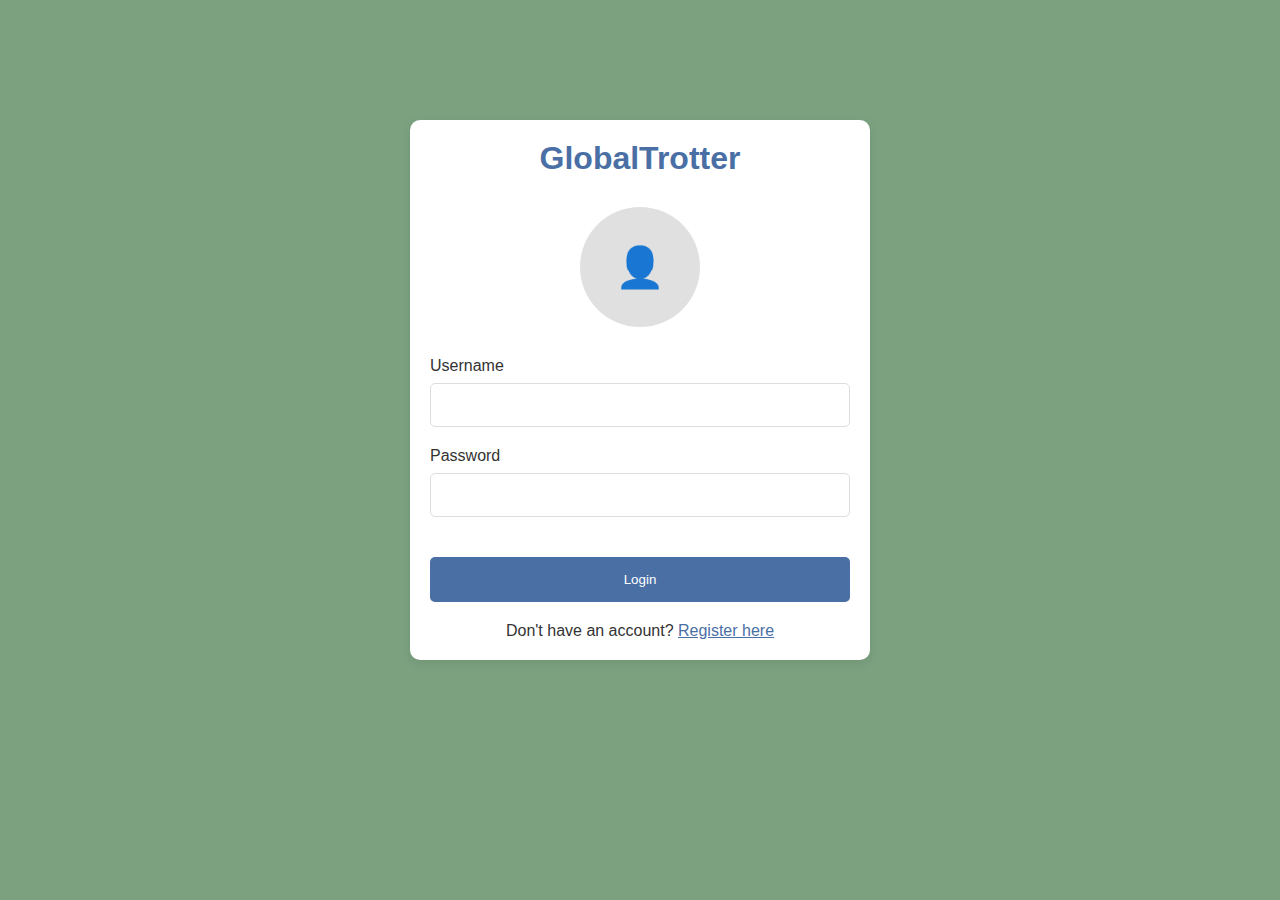
<file: global trotter/index.html>
<html >
<head>
    <title>GlobalTrotter - Login</title>

    <link rel="stylesheet" href="CSS/styles.css">

    <style>

        body.logged-out .nav-links {
            display: none !important;
        }

        body.logged-out .nav-container {
            display: flex;
            justify-content: center;
            align-items: center;
        }

        body.logged-in .nav-container {
            justify-content: space-between;
        }

        body.logged-in .nav-links {
            display: flex;
            gap: 20px;
        }

        .nav-links li {
            list-style: none;
        }

        .nav-links a {
            text-decoration: none;
            color: inherit;
        }

        .modal {
            position: fixed;
            inset: 0;
            background-color: rgba(0,0,0,0.5);
            display: none;
            align-items: center;
            justify-content: center;
            z-index: 1000;
        }

        .text-center {
            text-align: center;
        }
    </style>
</head>

<body class="logged-out">


<div class="container" style="max-width: 500px; margin-top: 100px;">
    <div class="card">

        <h1 class="text-center" style="margin-bottom: 30px; color: var(--primary-color);">
            GlobalTrotter
        </h1>

        <div style="text-align: center; margin-bottom: 30px;">
            <div style="width: 120px; height: 120px; border-radius: 50%;
                        background-color: #e0e0e0; margin: 0 auto 20px;
                        display: flex; align-items: center;
                        justify-content: center; font-size: 40px; color: #999;">
                👤
            </div>
        </div>

        <form id="loginForm">
            <div class="form-group">
                <label class="form-label">Username</label>
                <input type="text" class="form-control" required>
            </div>

            <div class="form-group">
                <label class="form-label">Password</label>
                <input type="password" class="form-control" required>
            </div>

            <button type="submit" class="btn btn-primary"
                    style="width: 100%; padding: 15px; margin-top: 20px;">
                Login
            </button>
        </form>

        <div style="text-align: center; margin-top: 20px;">
            <p>
                Don't have an account?
                <a href="#" id="registerLink" style="color: var(--primary-color);">
                    Register here
                </a>
            </p>
        </div>

    </div>
</div>

<div id="registerModal" class="modal">
    <div class="modal-content card" style="max-width: 600px;">

        <h2>Register New User</h2>

        <form id="registerForm">
            <div class="grid-2">
                <div class="form-group">
                    <label class="form-label">First Name</label>
                    <input type="text" id="firstName" class="form-control" required>
                </div>
                <div class="form-group">
                    <label class="form-label">Last Name</label>
                    <input type="text" id="lastName" class="form-control" required>
                </div>
            </div>

            <div class="form-group">
                <label class="form-label">Email Address</label>
                <input type="email" id="email" class="form-control" required>
            </div>

            <div class="form-group">
                <label class="form-label">Phone Number</label>
                <input type="tel" class="form-control" required>
            </div>

            <div class="grid-2">
                <div class="form-group">
                    <label class="form-label">City</label>
                    <input type="text" class="form-control" required>
                </div>
                <div class="form-group">
                    <label class="form-label">Country</label>
                    <input type="text" class="form-control" required>
                </div>
            </div>

            <div class="form-group">
                <label class="form-label">Additional Information</label>
                <textarea class="form-control" rows="3"></textarea>
            </div>

            <div style="display: flex; gap: 10px; margin-top: 20px;">
                <button type="submit" class="btn btn-success" style="flex: 1;">
                    Register User
                </button>
                <button type="button" id="cancelRegister" class="btn btn-secondary">
                    Cancel
                </button>
            </div>
        </form>

    </div>
</div>

<script>
    document.addEventListener("DOMContentLoaded", function () {
        const isLoggedIn = localStorage.getItem("isLoggedIn");

        if (isLoggedIn === "true") {
            document.body.classList.remove("logged-out");
            document.body.classList.add("logged-in");
        } else {
            document.body.classList.add("logged-out");
        }
    });

    document.getElementById("loginForm").addEventListener("submit", function (e) {
        e.preventDefault();
        localStorage.setItem("isLoggedIn", "true");
        localStorage.setItem("userId", "1"); // Dummy user ID
        window.location.href = "dashboard.html";
    });

    document.getElementById("registerLink").addEventListener("click", function () {
        document.getElementById("registerModal").style.display = "flex";
    });

    document.getElementById("cancelRegister").addEventListener("click", function () {
        document.getElementById("registerModal").style.display = "none";
    });

    document.getElementById("registerForm").addEventListener("submit", function (e) {
        e.preventDefault();
        
        const formData = new FormData();
        formData.append('name', document.getElementById('firstName').value + ' ' + document.getElementById('lastName').value);
        formData.append('email', document.getElementById('email').value);
        formData.append('password', 'password'); // Dummy password
        
        fetch('http://localhost:8000/register', {
            method: 'POST',
            body: formData
        })
        .then(response => response.json())
        .then(data => {
            console.log(data);
            alert("Registration successful!");
            document.getElementById("registerModal").style.display = "none";
        })
        .catch(error => {
            console.error('Error:', error);
            alert("Registration failed!");
        });
    });
</script>

</body>
</html>
</file>
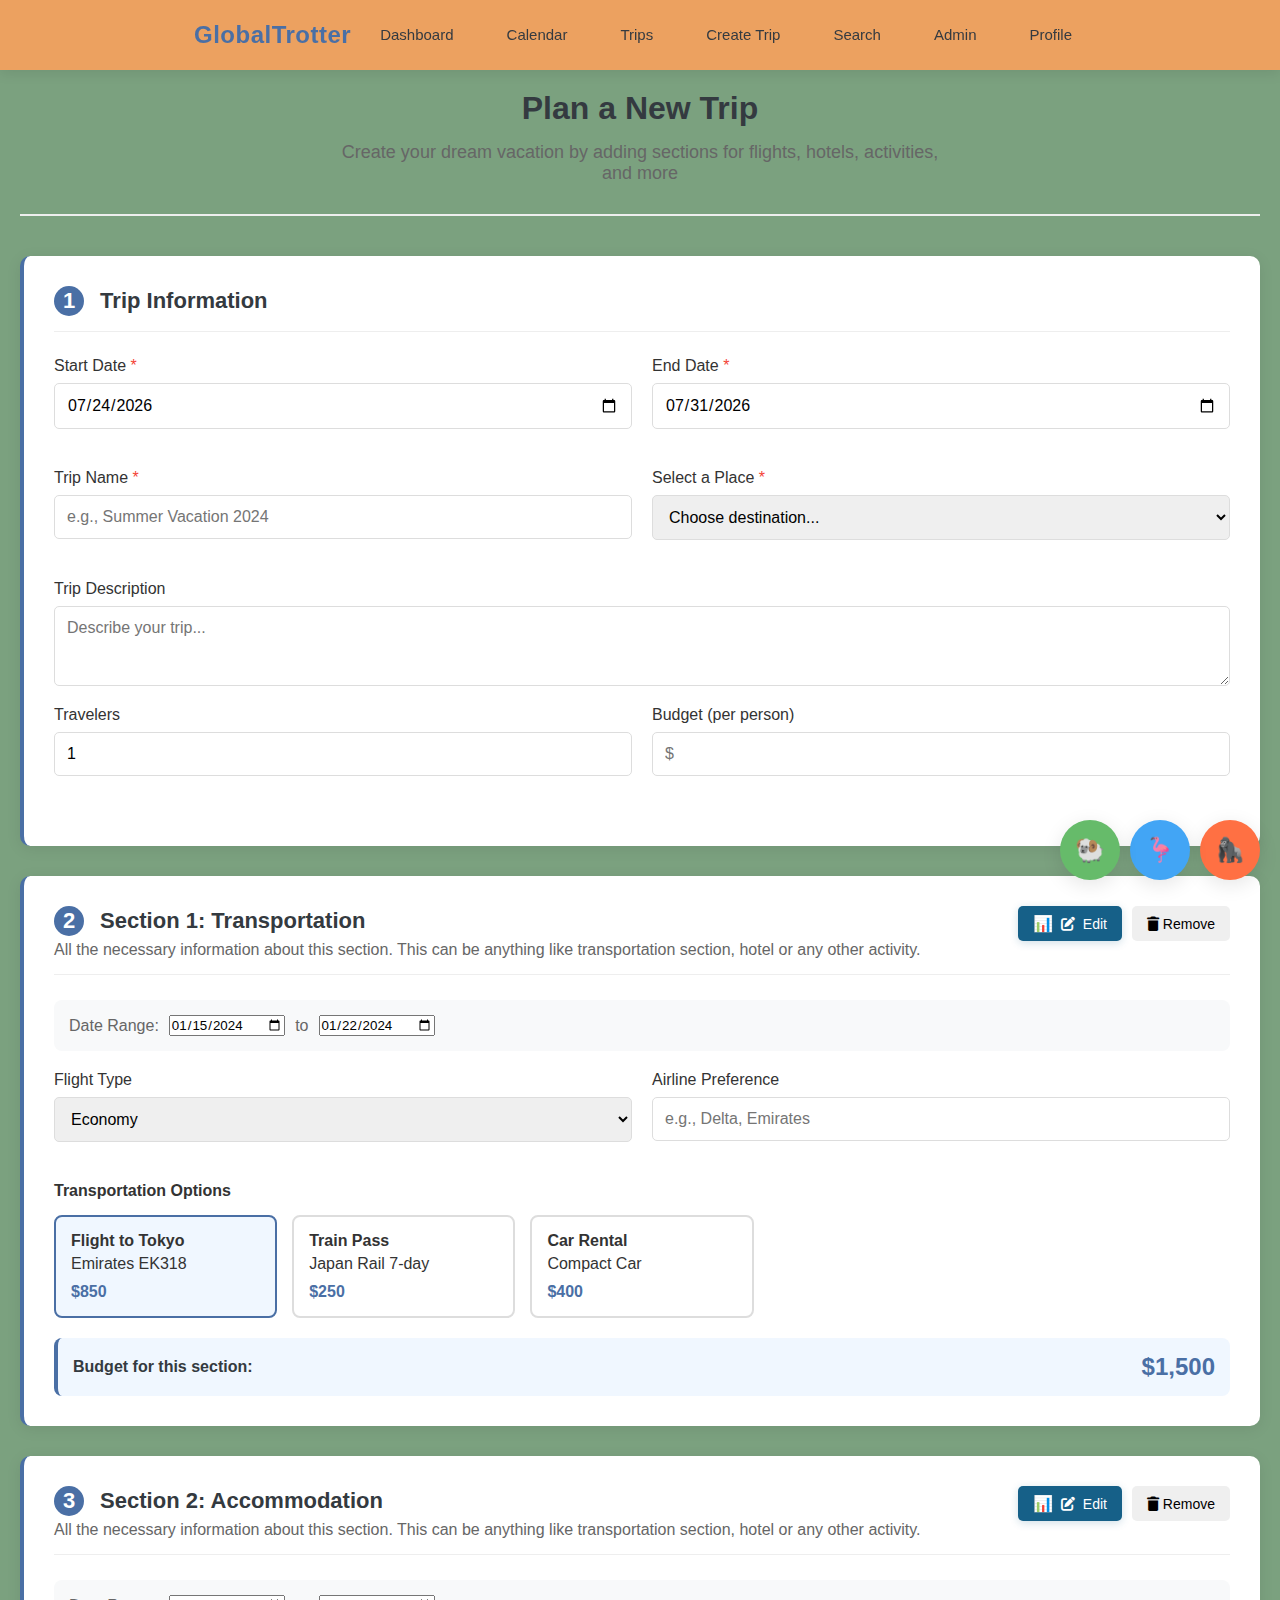
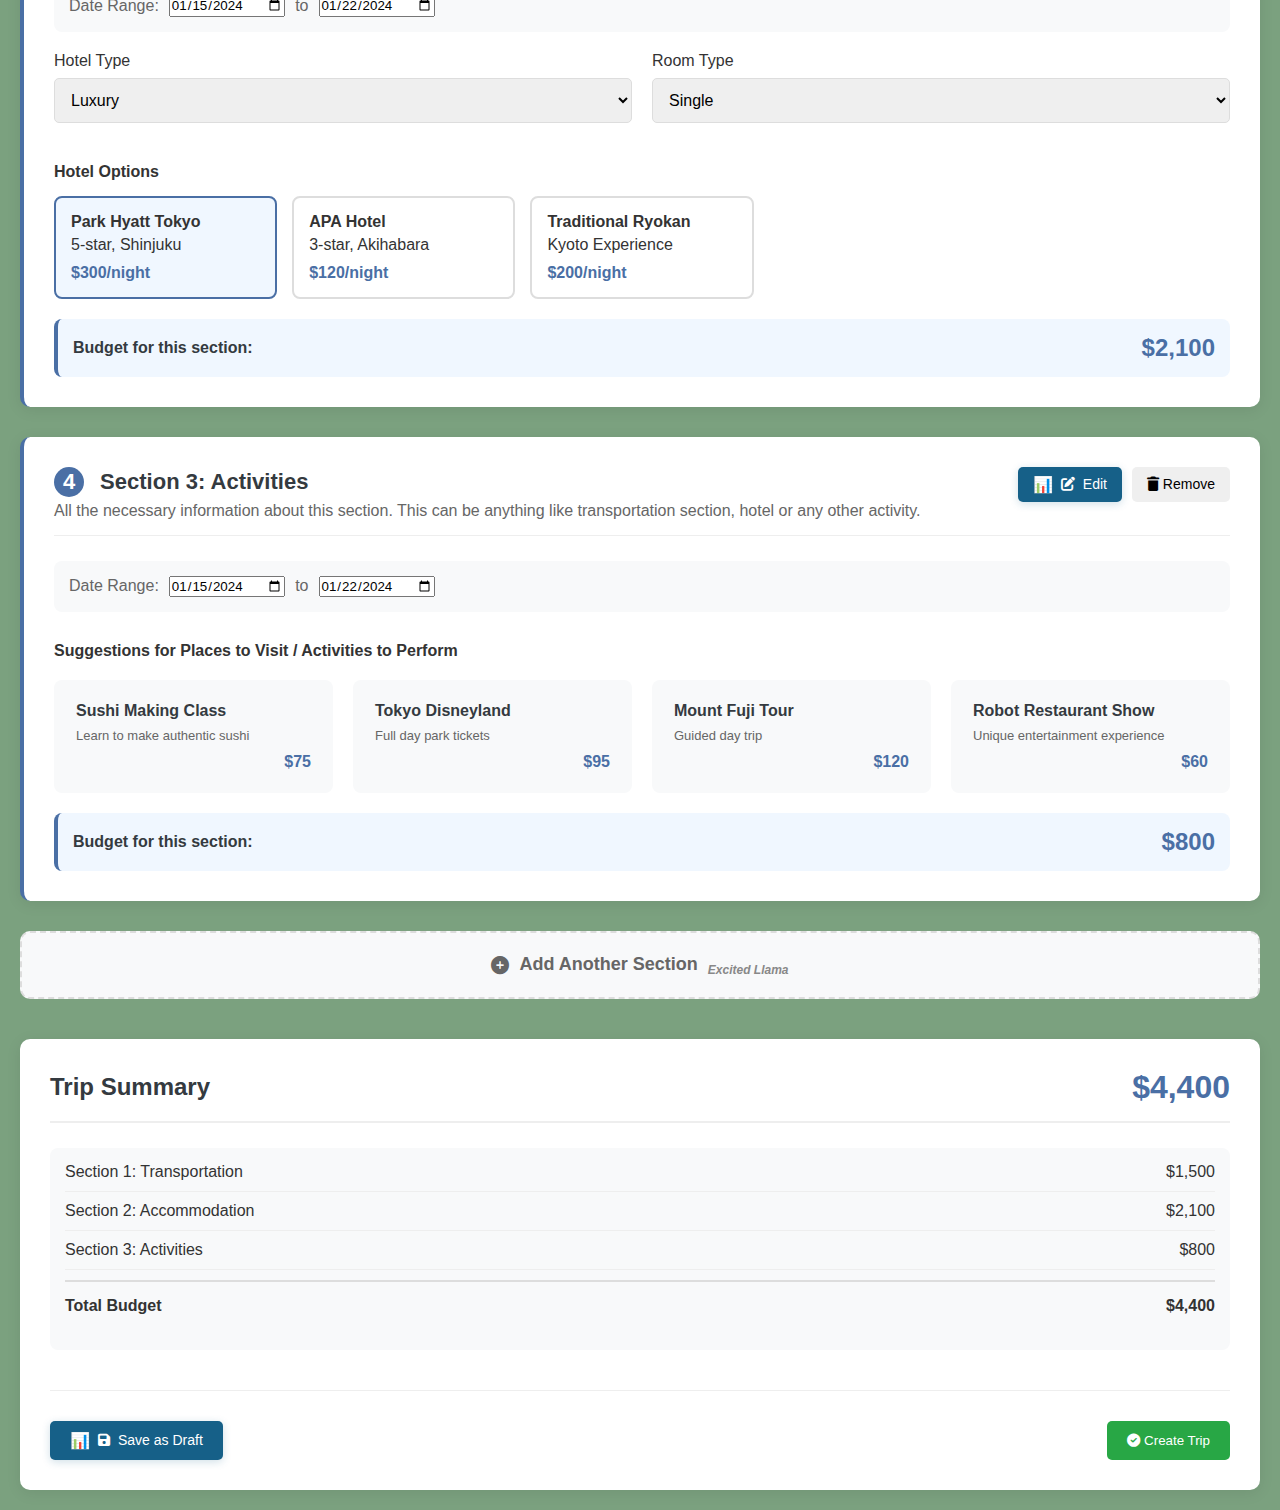
<file: global trotter/create-trip.html>
<html>
<head>
    <link rel="stylesheet" href="CSS/styles.css">
    <link rel="stylesheet" href="https://cdnjs.cloudflare.com/ajax/libs/font-awesome/6.0.0/css/all.min.css">
    <style>
        .trip-header {
            text-align: center;
            margin-bottom: 40px;
            padding-bottom: 30px;
            border-bottom: 2px solid #eee;
        }
        
        .trip-title {
            font-size: 32px;
            color: var(--dark-color);
            font-weight: 600;
            margin-bottom: 15px;
        }
        
        .trip-subtitle {
            color: #666;
            font-size: 18px;
            max-width: 600px;
            margin: 0 auto;
        }
        
        .trip-section {
            background: white;
            border-radius: 10px;
            padding: 30px;
            margin-bottom: 30px;
            box-shadow: 0 3px 15px rgba(0,0,0,0.08);
            border-left: 4px solid var(--primary-color);
        }
        
        .section-header {
            display: flex;
            justify-content: space-between;
            align-items: flex-start;
            margin-bottom: 25px;
            padding-bottom: 15px;
            border-bottom: 1px solid #eee;
        }
        
        .section-title {
            font-size: 22px;
            font-weight: 600;
            color: var(--dark-color);
        }
        
        .section-number {
            display: inline-flex;
            align-items: center;
            justify-content: center;
            width: 30px;
            height: 30px;
            background: var(--primary-color);
            color: white;
            border-radius: 50%;
            margin-right: 10px;
            font-weight: 600;
        }
        
        .section-controls {
            display: flex;
            gap: 10px;
        }
        
        .section-controls button {
            padding: 8px 15px;
            font-size: 14px;
        }
        
        .form-row {
            display: grid;
            grid-template-columns: repeat(2, 1fr);
            gap: 20px;
            margin-bottom: 20px;
        }
        
        .form-group-full {
            grid-column: span 2;
        }
        
        .date-range {
            display: flex;
            align-items: center;
            gap: 10px;
            margin-bottom: 20px;
            padding: 15px;
            background: #f8f9fa;
            border-radius: 8px;
        }
        
        .date-range span {
            color: #666;
        }
        
        .budget-display {
            display: flex;
            align-items: center;
            justify-content: space-between;
            margin-top: 20px;
            padding: 15px;
            background: #f0f7ff;
            border-radius: 8px;
            border-left: 4px solid var(--primary-color);
        }
        
        .budget-label {
            font-weight: 600;
            color: var(--dark-color);
        }
        
        .budget-amount {
            font-size: 24px;
            font-weight: 700;
            color: var(--primary-color);
        }
        
        .activity-suggestions {
            margin-top: 30px;
        }
        
        .suggestions-grid {
            display: grid;
            grid-template-columns: repeat(auto-fill, minmax(250px, 1fr));
            gap: 20px;
            margin-top: 20px;
        }
        
        .suggestion-card {
            background: #f8f9fa;
            border-radius: 8px;
            padding: 20px;
            cursor: pointer;
            transition: all 0.3s;
            border: 2px solid transparent;
        }
        
        .suggestion-card:hover {
            background: #e3f2fd;
            transform: translateY(-3px);
            border-color: var(--primary-color);
        }
        
        .suggestion-title {
            font-weight: 600;
            margin-bottom: 8px;
            color: var(--dark-color);
        }
        
        .suggestion-desc {
            font-size: 13px;
            color: #666;
            margin-bottom: 10px;
        }
        
        .suggestion-price {
            font-weight: 600;
            color: var(--primary-color);
            text-align: right;
        }
        
        .add-section-btn {
            display: flex;
            align-items: center;
            justify-content: center;
            gap: 10px;
            padding: 20px;
            background: #f8f9fa;
            border: 2px dashed #ddd;
            border-radius: 10px;
            color: #666;
            font-size: 18px;
            font-weight: 600;
            cursor: pointer;
            transition: all 0.3s;
            margin-top: 20px;
        }
        
        .add-section-btn:hover {
            background: #e3f2fd;
            border-color: var(--primary-color);
            color: var(--primary-color);
        }
        
        .trip-summary {
            background: white;
            border-radius: 10px;
            padding: 30px;
            box-shadow: 0 3px 15px rgba(0,0,0,0.08);
            margin-top: 40px;
        }
        
        .summary-header {
            display: flex;
            justify-content: space-between;
            align-items: center;
            margin-bottom: 25px;
            padding-bottom: 15px;
            border-bottom: 2px solid #eee;
        }
        
        .summary-title {
            font-size: 24px;
            font-weight: 600;
            color: var(--dark-color);
        }
        
        .total-budget {
            font-size: 32px;
            font-weight: 700;
            color: var(--primary-color);
        }
        
        .summary-section {
            margin-bottom: 20px;
            padding: 15px;
            background: #f8f9fa;
            border-radius: 8px;
        }
        
        .summary-row {
            display: flex;
            justify-content: space-between;
            margin-bottom: 10px;
            padding-bottom: 10px;
            border-bottom: 1px solid #eee;
        }
        
        .summary-row:last-child {
            border-bottom: none;
        }
        
        .animal-name {
            font-style: italic;
            color: #888;
            font-size: 12px;
            margin-top: 10px;
            text-align: right;
        }
        
        .action-buttons {
            display: flex;
            justify-content: space-between;
            margin-top: 40px;
            padding-top: 30px;
            border-top: 1px solid #eee;
        }
        
        .required::after {
            content: " *";
            color: #f44336;
        }
        
        .hotel-options, .transport-options, .activity-options {
            display: grid;
            grid-template-columns: repeat(auto-fill, minmax(200px, 1fr));
            gap: 15px;
            margin-top: 15px;
        }
        
        .option-card {
            padding: 15px;
            border: 2px solid #ddd;
            border-radius: 8px;
            cursor: pointer;
            transition: all 0.3s;
        }
        
        .option-card.selected {
            border-color: var(--primary-color);
            background: #f0f7ff;
        }
        
        .option-card:hover {
            border-color: var(--primary-color);
        }
        
        .option-title {
            font-weight: 600;
            margin-bottom: 5px;
        }
        
        .option-price {
            color: var(--primary-color);
            font-weight: 600;
            margin-top: 10px;
        }
        
        .character-animal {
            position: fixed;
            bottom: 20px;
            right: 20px;
            background: white;
            border-radius: 50%;
            width: 60px;
            height: 60px;
            display: flex;
            align-items: center;
            justify-content: center;
            box-shadow: 0 5px 20px rgba(0,0,0,0.1);
            font-size: 24px;
            z-index: 100;
        }
        
        .character-animal:hover::after {
            content: attr(data-name);
            position: absolute;
            bottom: 70px;
            right: 0;
            background: var(--dark-color);
            color: white;
            padding: 5px 10px;
            border-radius: 5px;
            font-size: 12px;
            white-space: nowrap;
        }
        
        .character-passionate-gorilla { background: #ff7043; color: white; }
        .character-ornate-crane { background: #42a5f5; color: white; }
        .character-adorable-ram { background: #66bb6a; color: white; }
        .character-excited-llama { background: #ffca28; color: white; }
        
        @media (max-width: 768px) {
            .form-row {
                grid-template-columns: 1fr;
            }
            
            .form-group-full {
                grid-column: span 1;
            }
            
            .section-header {
                flex-direction: column;
                gap: 15px;
            }
            
            .action-buttons {
                flex-direction: column;
                gap: 15px;
            }
        }
    </style>
</head>
<body>
   <nav class="navbar">
    <div class="nav-container">

        <div class="nav-logo">
            <a href="dashboard.html">GlobalTrotter</a>
        </div>

        <ul class="nav-links">
            <li><a href="dashboard.html">Dashboard</a></li>
            <li><a href="calendar.html">Calendar</a></li>
            <li><a href="trip-list.html">Trips</a></li>
            <li><a href="create-trip.html">Create Trip</a></li>
            <li><a href="search.html">Search</a></li>
            <li><a href="admin.html">Admin</a></li>
            <li><a href="user-profile.html">Profile</a></li>
        </ul>

    </div>
</nav>

    <div class="container">
        <div class="trip-header">
            <h1 class="trip-title">Plan a New Trip</h1>
            <p class="trip-subtitle">Create your dream vacation by adding sections for flights, hotels, activities, and more</p>
        </div>

        <div class="trip-section">
            <div class="section-header">
                <div>
                    <h3 class="section-title">
                        <span class="section-number">1</span>
                        Trip Information
                    </h3>
                </div>
            </div>
            
            <form id="tripBasicForm">
                <div class="form-row">
                    <div class="form-group">
                        <label class="form-label required">Start Date</label>
                        <input type="date" class="form-control" id="startDate" required>
                    </div>
                    <div class="form-group">
                        <label class="form-label required">End Date</label>
                        <input type="date" class="form-control" id="endDate" required>
                    </div>
                </div>
                
                <div class="form-row">
                    <div class="form-group">
                        <label class="form-label required">Trip Name</label>
                        <input type="text" class="form-control" id="tripName" placeholder="e.g., Summer Vacation 2024" required>
                    </div>
                    <div class="form-group">
                        <label class="form-label required">Select a Place</label>
                        <select class="form-control" id="destination" required>
                            <option value="">Choose destination...</option>
                            <option value="paris">Paris, France</option>
                            <option value="tokyo">Tokyo, Japan</option>
                            <option value="nyc">New York, USA</option>
                            <option value="bali">Bali, Indonesia</option>
                            <option value="london">London, UK</option>
                        </select>
                    </div>
                </div>
                
                <div class="form-group form-group-full">
                    <label class="form-label">Trip Description</label>
                    <textarea class="form-control" id="tripDescription" rows="3" placeholder="Describe your trip..."></textarea>
                </div>
                
                <div class="form-row">
                    <div class="form-group">
                        <label class="form-label">Travelers</label>
                        <input type="number" class="form-control" id="travelers" min="1" value="1">
                    </div>
                    <div class="form-group">
                        <label class="form-label">Budget (per person)</label>
                        <input type="number" class="form-control" id="budgetPerPerson" placeholder="$">
                    </div>
                </div>
            </form>
        </div>

        <div class="trip-section" id="section1">
            <div class="section-header">
                <div>
                    <h3 class="section-title">
                        <span class="section-number">2</span>
                        Section 1: Transportation
                    </h3>
                    <p style="color: #666; margin-top: 5px;">
                        All the necessary information about this section. This can be anything like transportation section, hotel or any other activity.
                    </p>
                </div>
                <div class="section-controls">
                    <button class="btn btn-secondary">
                        <i class="fas fa-edit"></i> Edit
                    </button>
                    <button class="btn btn-danger" onclick="removeSection(1)">
                        <i class="fas fa-trash"></i> Remove
                    </button>
                </div>
            </div>
            
            <div class="date-range">
                <span>Date Range:</span>
                <input type="date" value="2024-01-15">
                <span>to</span>
                <input type="date" value="2024-01-22">
            </div>
            
            <div class="form-row">
                <div class="form-group">
                    <label class="form-label">Flight Type</label>
                    <select class="form-control">
                        <option>Economy</option>
                        <option>Business</option>
                        <option>First Class</option>
                    </select>
                </div>
                <div class="form-group">
                    <label class="form-label">Airline Preference</label>
                    <input type="text" class="form-control" placeholder="e.g., Delta, Emirates">
                </div>
            </div>
            
            <h4 style="margin: 20px 0 15px 0;">Transportation Options</h4>
            <div class="transport-options">
                <div class="option-card selected">
                    <div class="option-title">Flight to Tokyo</div>
                    <div>Emirates EK318</div>
                    <div class="option-price">$850</div>
                </div>
                <div class="option-card">
                    <div class="option-title">Train Pass</div>
                    <div>Japan Rail 7-day</div>
                    <div class="option-price">$250</div>
                </div>
                <div class="option-card">
                    <div class="option-title">Car Rental</div>
                    <div>Compact Car</div>
                    <div class="option-price">$400</div>
                </div>
            </div>
            
            <div class="budget-display">
                <span class="budget-label">Budget for this section:</span>
                <span class="budget-amount">$1,500</span>
            </div>
        </div>

        <div class="trip-section" id="section2">
            <div class="section-header">
                <div>
                    <h3 class="section-title">
                        <span class="section-number">3</span>
                        Section 2: Accommodation
                    </h3>
                    <p style="color: #666; margin-top: 5px;">
                        All the necessary information about this section. This can be anything like transportation section, hotel or any other activity.
                    </p>
                </div>
                <div class="section-controls">
                    <button class="btn btn-secondary">
                        <i class="fas fa-edit"></i> Edit
                    </button>
                    <button class="btn btn-danger" onclick="removeSection(2)">
                        <i class="fas fa-trash"></i> Remove
                    </button>
                </div>
            </div>
            
            <div class="date-range">
                <span>Date Range:</span>
                <input type="date" value="2024-01-15">
                <span>to</span>
                <input type="date" value="2024-01-22">
            </div>
            
            <div class="form-row">
                <div class="form-group">
                    <label class="form-label">Hotel Type</label>
                    <select class="form-control">
                        <option>Luxury</option>
                        <option>Boutique</option>
                        <option>Budget</option>
                        <option>Hostel</option>
                    </select>
                </div>
                <div class="form-group">
                    <label class="form-label">Room Type</label>
                    <select class="form-control">
                        <option>Single</option>
                        <option>Double</option>
                        <option>Suite</option>
                    </select>
                </div>
            </div>
            
            <h4 style="margin: 20px 0 15px 0;">Hotel Options</h4>
            <div class="hotel-options">
                <div class="option-card selected">
                    <div class="option-title">Park Hyatt Tokyo</div>
                    <div>5-star, Shinjuku</div>
                    <div class="option-price">$300/night</div>
                </div>
                <div class="option-card">
                    <div class="option-title">APA Hotel</div>
                    <div>3-star, Akihabara</div>
                    <div class="option-price">$120/night</div>
                </div>
                <div class="option-card">
                    <div class="option-title">Traditional Ryokan</div>
                    <div>Kyoto Experience</div>
                    <div class="option-price">$200/night</div>
                </div>
            </div>
            
            <div class="budget-display">
                <span class="budget-label">Budget for this section:</span>
                <span class="budget-amount">$2,100</span>
            </div>
        </div>

        <div class="trip-section" id="section3">
            <div class="section-header">
                <div>
                    <h3 class="section-title">
                        <span class="section-number">4</span>
                        Section 3: Activities
                    </h3>
                    <p style="color: #666; margin-top: 5px;">
                        All the necessary information about this section. This can be anything like transportation section, hotel or any other activity.
                    </p>
                </div>
                <div class="section-controls">
                    <button class="btn btn-secondary">
                        <i class="fas fa-edit"></i> Edit
                    </button>
                    <button class="btn btn-danger" onclick="removeSection(3)">
                        <i class="fas fa-trash"></i> Remove
                    </button>
                </div>
            </div>
            
            <div class="date-range">
                <span>Date Range:</span>
                <input type="date" value="2024-01-15">
                <span>to</span>
                <input type="date" value="2024-01-22">
            </div>
            
            <div class="activity-suggestions">
                <h4>Suggestions for Places to Visit / Activities to Perform</h4>
                <div class="suggestions-grid">
                    <div class="suggestion-card" onclick="selectActivity(1)">
                        <div class="suggestion-title">Sushi Making Class</div>
                        <div class="suggestion-desc">Learn to make authentic sushi</div>
                        <div class="suggestion-price">$75</div>
                    </div>
                    <div class="suggestion-card" onclick="selectActivity(2)">
                        <div class="suggestion-title">Tokyo Disneyland</div>
                        <div class="suggestion-desc">Full day park tickets</div>
                        <div class="suggestion-price">$95</div>
                    </div>
                    <div class="suggestion-card" onclick="selectActivity(3)">
                        <div class="suggestion-title">Mount Fuji Tour</div>
                        <div class="suggestion-desc">Guided day trip</div>
                        <div class="suggestion-price">$120</div>
                    </div>
                    <div class="suggestion-card" onclick="selectActivity(4)">
                        <div class="suggestion-title">Robot Restaurant Show</div>
                        <div class="suggestion-desc">Unique entertainment experience</div>
                        <div class="suggestion-price">$60</div>
                    </div>
                </div>
            </div>
            
            <div class="budget-display">
                <span class="budget-label">Budget for this section:</span>
                <span class="budget-amount">$800</span>
            </div>
        </div>

        <div class="add-section-btn" onclick="addNewSection()">
            <i class="fas fa-plus-circle"></i>
            Add Another Section
            <div class="animal-name">Excited Llama</div>
        </div>
        <div class="trip-summary">
            <div class="summary-header">
                <h3 class="summary-title">Trip Summary</h3>
                <div class="total-budget">$4,400</div>
            </div>
            
            <div class="summary-section">
                <div class="summary-row">
                    <span>Section 1: Transportation</span>
                    <span>$1,500</span>
                </div>
                <div class="summary-row">
                    <span>Section 2: Accommodation</span>
                    <span>$2,100</span>
                </div>
                <div class="summary-row">
                    <span>Section 3: Activities</span>
                    <span>$800</span>
                </div>
                <div class="summary-row" style="font-weight: 600; border-top: 2px solid #ddd; padding-top: 15px;">
                    <span>Total Budget</span>
                    <span>$4,400</span>
                </div>
            </div>
            
            <div class="action-buttons">
                <button class="btn btn-secondary" onclick="window.location.href='dashboard.html'">
                    <i class="fas fa-save"></i> Save as Draft
                </button>
                <button class="btn btn-success" onclick="createTrip()">
                    <i class="fas fa-check-circle"></i> Create Trip
                </button>
            </div>
        </div>
        <div class="character-animal character-passionate-gorilla" data-name="Passionate Gorilla">
            🦍
        </div>
        <div class="character-animal character-ornate-crane" style="right: 90px;" data-name="Ornate Crane">
            🦩
        </div>
        <div class="character-animal character-adorable-ram" style="right: 160px;" data-name="Adorable Ram">
            🐏
        </div>
    </div>

    <script src="JS/script.js"></script>
    <script>
        let sectionCount = 3;
        
        function addNewSection() {
            sectionCount++;
            
            alert(`Adding new section #${sectionCount}\nData will be saved to backend.`);
           
        }
        
        function removeSection(sectionNumber) {
            if (confirm(`Are you sure you want to remove Section ${sectionNumber}?`)) {
              
                alert(`Removing section #${sectionNumber}\nData will be updated in backend.`);
                
            }
        }
        
        function selectActivity(activityId) {
            console.log(`Selected activity #${activityId}`);
            
        }
        
        function createTrip() {
            const tripName = document.getElementById('tripName').value;
            const destination = document.getElementById('destination').value;
            const startDate = document.getElementById('startDate').value;
            const endDate = document.getElementById('endDate').value;
            
            if (!tripName || !destination || !startDate || !endDate) {
                alert('Please fill in all required fields.');
                return;
            }
            const tripData = {
                name: tripName,
                destination: destination,
                startDate: startDate,
                endDate: endDate,
                budget: 4400,
                sections: 3
            };
            
            alert(`Creating trip: ${tripName}\nData will be saved to backend database.\n\nTrip Data:\n${JSON.stringify(tripData, null, 2)}`);
            
            window.location.href = 'trip-list.html';
        }
        document.addEventListener('DOMContentLoaded', function() {
            const today = new Date();
            const nextWeek = new Date(today);
            nextWeek.setDate(today.getDate() + 7);
            
            const formatDate = (date) => date.toISOString().split('T')[0];
            
            document.getElementById('startDate').value = formatDate(today);
            document.getElementById('endDate').value = formatDate(nextWeek);
            
            document.querySelectorAll('.option-card').forEach(card => {
                card.addEventListener('click', function() {
                    const container = this.parentElement;
                    container.querySelectorAll('.option-card').forEach(c => {
                        c.classList.remove('selected');
                    });
                    this.classList.add('selected');
                });
            });
            
            document.querySelectorAll('.suggestion-card').forEach(card => {
                card.addEventListener('click', function() {
                    this.classList.toggle('selected');
                });
            });
        });
    </script>
</body>
</html>
</file>
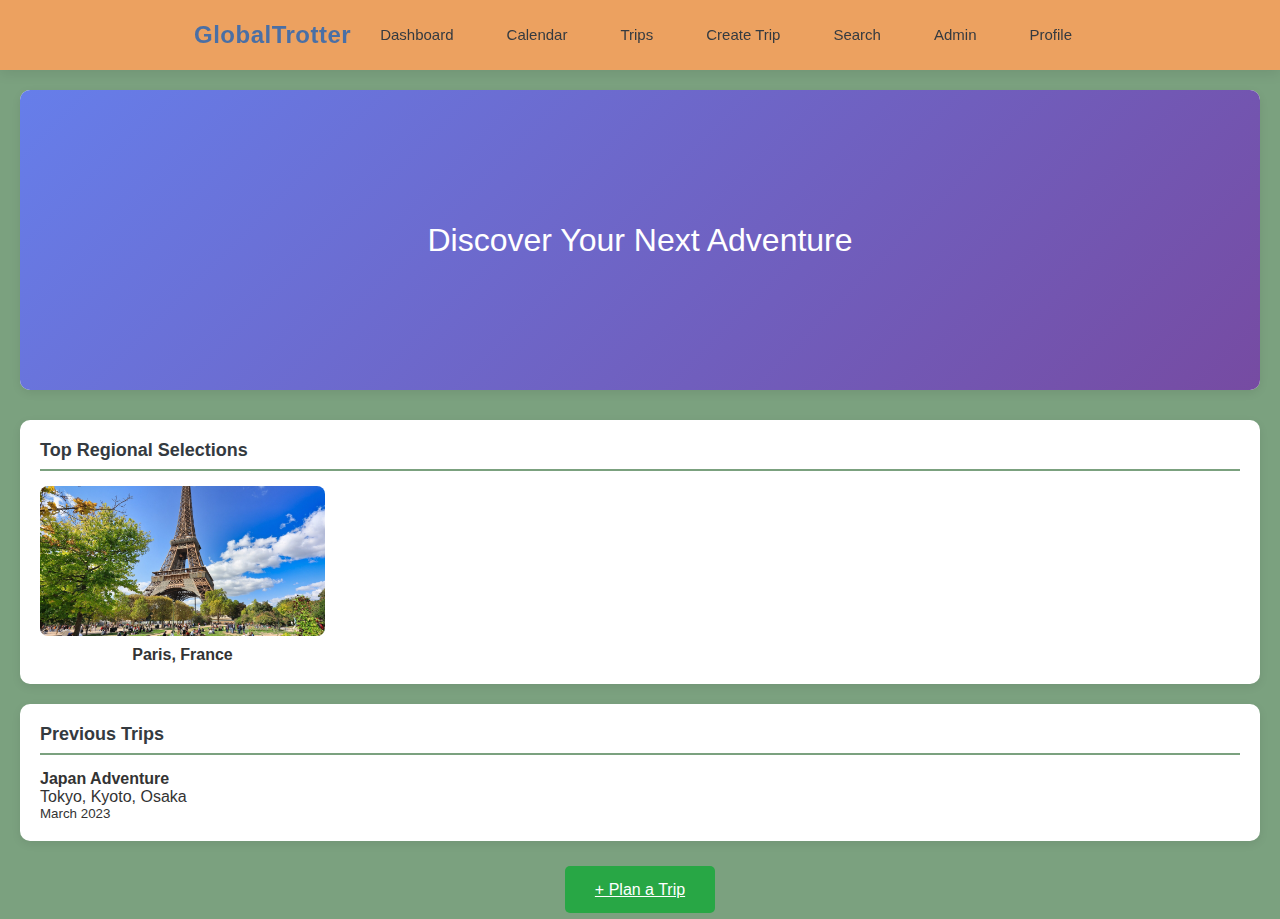
<file: global trotter/dashboard.html>
<html>
<head>
    <title>GlobalTrotter - Dashboard</title>
    <link rel="stylesheet" href="CSS/styles.css">
</head>
<body>

    <nav class="navbar">
    <div class="nav-container">

        <div class="nav-logo">
            <a href="dashboard.html">GlobalTrotter</a>
        </div>

        <ul class="nav-links">
            <li><a href="dashboard.html">Dashboard</a></li>
            <li><a href="calendar.html">Calendar</a></li>
            <li><a href="trip-list.html">Trips</a></li>
            <li><a href="create-trip.html">Create Trip</a></li>
            <li><a href="search.html">Search</a></li>
            <li><a href="admin.html">Admin</a></li>
            <li><a href="user-profile.html">Profile</a></li>
        </ul>

    </div>
</nav>

    <div class="container">
        <div class="card" style="padding: 0; overflow: hidden; margin-bottom: 30px;">
            <div style="height: 300px; background: linear-gradient(135deg, #667eea 0%, #764ba2 100%); display: flex; align-items: center; justify-content: center; color: white; font-size: 2em;">
           
                Discover Your Next Adventure
            </div>
        </div>
        <div class="card">
            <h2 class="card-title">Top Regional Selections</h2>
            <div class="grid-4" id="topRegions">
    <div class="region-card" style="text-align: center;">
        <div style="
            height: 150px;
            background-image: url('assets/paris.jpg');
            background-size: cover;
            background-position: center;
            border-radius: 8px;
            margin-bottom: 10px;
        "></div>
        <h4>Paris, France</h4>
    </div>
</div>

        </div>
        
        <div class="card">
            <h2 class="card-title">Previous Trips</h2>
            <div class="grid-3" id="previousTrips">
                <div class="trip-card">
                    <h4>Japan Adventure</h4>
                    <p>Tokyo, Kyoto, Osaka</p>
                    <small>March 2023</small>
                </div>
            </div>
        </div>

        <div style="text-align: center; margin-top: 40px;">
            <a href="create-trip.html" class="btn btn-success btn-large">+ Plan a Trip</a>
        </div>
    </div>

    <script src="JS/script.js"></script>
    <script>
        document.addEventListener('DOMContentLoaded', function() {
            const topRegions = [
                { name: 'Paris, France', image: 'paris.jpg' },
                { name: 'Tokyo, Japan', image: 'tokyo.jpg' },
                { name: 'New York, USA', image: 'nyc.jpg' },
                { name: 'Bali, Indonesia', image: 'bali.jpg' }
            ];
            
            const previousTrips = [
                { name: 'Japan Adventure', places: 'Tokyo, Kyoto, Osaka', date: 'March 2023' },
                { name: 'European Tour', places: 'Paris, Rome, Barcelona', date: 'August 2022' },
                { name: 'Tropical Getaway', places: 'Maldives, Bali', date: 'December 2022' }
            ];
            
        });
    </script>
</body>
</html>
</file>
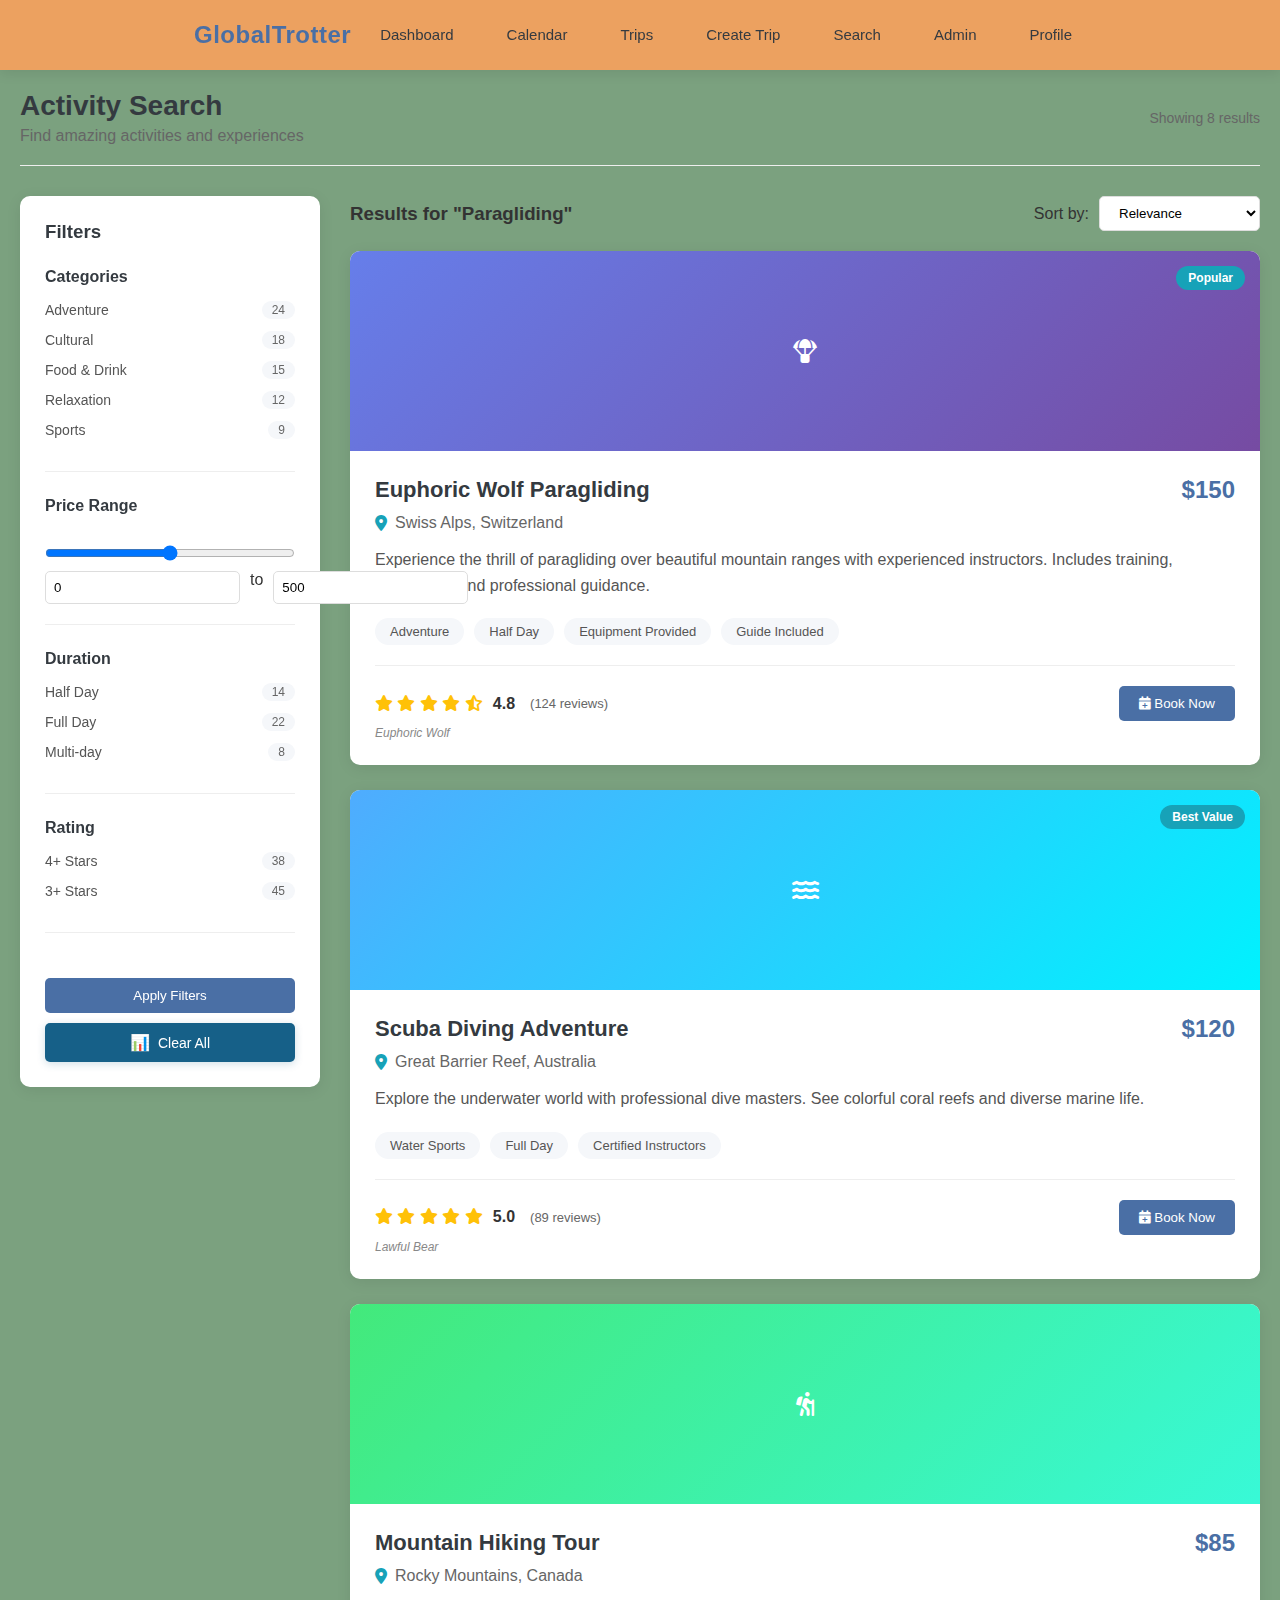
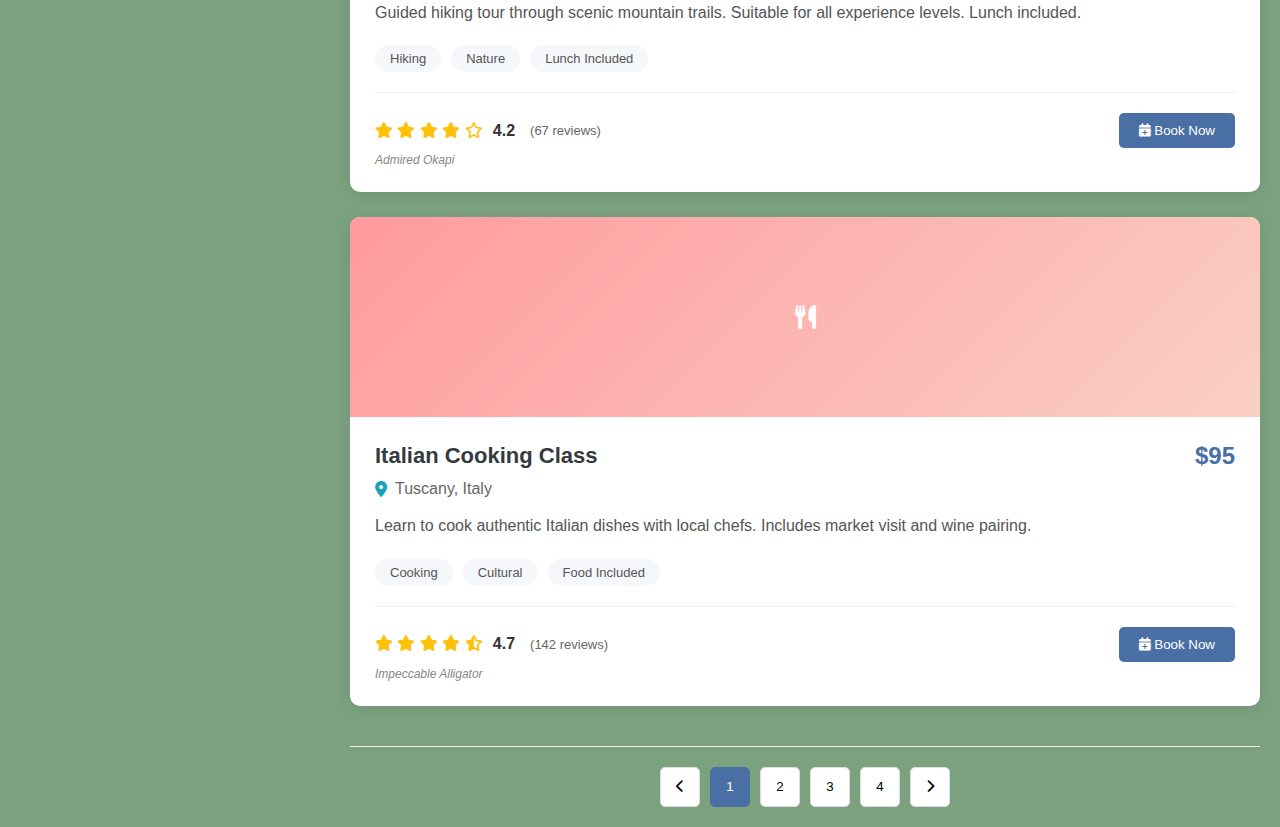
<file: global trotter/search.html>
<html>
<head>
    <title>GlobalTrotter - Search Activities</title>
    <link rel="stylesheet" href="CSS/styles.css">
    <link rel="stylesheet" href="https://cdnjs.cloudflare.com/ajax/libs/font-awesome/6.0.0/css/all.min.css">
    <style>
        .search-header {
            display: flex;
            justify-content: space-between;
            align-items: center;
            margin-bottom: 30px;
            padding-bottom: 20px;
            border-bottom: 1px solid #eee;
        }
        
        .search-title {
            font-size: 28px;
            color: var(--dark-color);
            font-weight: 600;
        }
        
        .search-subtitle {
            color: #666;
            margin-top: 5px;
        }
        
        .results-count {
            color: #666;
            font-size: 14px;
        }
        
        .activity-card {
            background: white;
            border-radius: 10px;
            overflow: hidden;
            margin-bottom: 25px;
            box-shadow: 0 3px 15px rgba(0,0,0,0.08);
            transition: transform 0.3s, box-shadow 0.3s;
        }
        
        .activity-card:hover {
            transform: translateY(-5px);
            box-shadow: 0 5px 25px rgba(0,0,0,0.15);
        }
        
        .activity-image {
            height: 200px;
            background-color: #e0e0e0;
            position: relative;
            overflow: hidden;
        }
        
        .activity-image img {
            width: 100%;
            height: 100%;
            object-fit: cover;
        }
        
        .activity-badge {
            position: absolute;
            top: 15px;
            right: 15px;
            background: var(--accent-color);
            color: white;
            padding: 5px 12px;
            border-radius: 20px;
            font-size: 12px;
            font-weight: 600;
        }
        
        .activity-content {
            padding: 25px;
        }
        
        .activity-title {
            font-size: 22px;
            font-weight: 600;
            color: var(--dark-color);
            margin-bottom: 10px;
            display: flex;
            justify-content: space-between;
            align-items: center;
        }
        
        .activity-price {
            color: var(--primary-color);
            font-size: 24px;
            font-weight: 700;
        }
        
        .activity-location {
            color: #666;
            margin-bottom: 15px;
            display: flex;
            align-items: center;
            gap: 8px;
        }
        
        .activity-location i {
            color: var(--accent-color);
        }
        
        .activity-description {
            color: #555;
            line-height: 1.6;
            margin-bottom: 20px;
        }
        
        .activity-features {
            display: flex;
            flex-wrap: wrap;
            gap: 10px;
            margin-bottom: 20px;
        }
        
        .feature-tag {
            background: #f5f7fa;
            padding: 6px 15px;
            border-radius: 20px;
            font-size: 13px;
            color: #555;
        }
        
        .activity-footer {
            display: flex;
            justify-content: space-between;
            align-items: center;
            padding-top: 20px;
            border-top: 1px solid #eee;
        }
        
        .activity-rating {
            display: flex;
            align-items: center;
            gap: 5px;
        }
        
        .stars {
            color: #ffc107;
        }
        
        .rating-value {
            font-weight: 600;
            margin-left: 5px;
        }
        
        .reviews {
            color: #666;
            font-size: 13px;
            margin-left: 10px;
        }
        
        .filters-sidebar {
            background: white;
            border-radius: 10px;
            padding: 25px;
            box-shadow: 0 3px 15px rgba(0,0,0,0.08);
            height: fit-content;
            position: sticky;
            top: 20px;
        }
        
        .filter-section {
            margin-bottom: 25px;
            padding-bottom: 20px;
            border-bottom: 1px solid #eee;
        }
        
        .filter-section:last-child {
            border-bottom: none;
            margin-bottom: 0;
            padding-bottom: 0;
        }
        
        .filter-title {
            font-weight: 600;
            margin-bottom: 15px;
            color: var(--dark-color);
            font-size: 16px;
        }
        
        .filter-option {
            display: flex;
            align-items: center;
            justify-content: space-between;
            margin-bottom: 12px;
            cursor: pointer;
        }
        
        .filter-option:hover .option-label {
            color: var(--primary-color);
        }
        
        .option-label {
            font-size: 14px;
            color: #555;
        }
        
        .option-count {
            background: #f5f7fa;
            padding: 2px 10px;
            border-radius: 10px;
            font-size: 12px;
            color: #666;
        }
        
        .price-range {
            margin-top: 15px;
        }
        
        .price-inputs {
            display: flex;
            gap: 10px;
            margin-top: 10px;
        }
        
        .price-inputs input {
            flex: 1;
            padding: 8px;
            border: 1px solid #ddd;
            border-radius: 5px;
        }
        
        .search-layout {
            display: grid;
            grid-template-columns: 300px 1fr;
            gap: 30px;
        }
        
        .search-results-header {
            display: flex;
            justify-content: space-between;
            align-items: center;
            margin-bottom: 20px;
        }
        
        .sort-options {
            display: flex;
            align-items: center;
            gap: 10px;
        }
        
        .sort-select {
            padding: 8px 15px;
            border: 1px solid #ddd;
            border-radius: 5px;
            background: white;
            cursor: pointer;
        }
        
        .pagination {
            display: flex;
            justify-content: center;
            gap: 10px;
            margin-top: 40px;
            padding-top: 20px;
            border-top: 1px solid #eee;
        }
        
        .page-btn {
            width: 40px;
            height: 40px;
            display: flex;
            align-items: center;
            justify-content: center;
            border: 1px solid #ddd;
            border-radius: 5px;
            background: white;
            cursor: pointer;
            transition: all 0.2s;
        }
        
        .page-btn:hover {
            border-color: var(--primary-color);
            color: var(--primary-color);
        }
        
        .page-btn.active {
            background: var(--primary-color);
            color: white;
            border-color: var(--primary-color);
        }
        
        .animal-name {
            font-style: italic;
            color: #888;
            font-size: 12px;
            margin-top: 5px;
        }
        
        @media (max-width: 1024px) {
            .search-layout {
                grid-template-columns: 1fr;
            }
            
            .filters-sidebar {
                position: static;
            }
        }
    </style>
</head>
<body>
    <nav class="navbar">
    <div class="nav-container">

        <div class="nav-logo">
            <a href="dashboard.html">GlobalTrotter</a>
        </div>

        <ul class="nav-links">
            <li><a href="dashboard.html">Dashboard</a></li>
            <li><a href="calendar.html">Calendar</a></li>
            <li><a href="trip-list.html">Trips</a></li>
            <li><a href="create-trip.html">Create Trip</a></li>
            <li><a href="search.html">Search</a></li>
            <li><a href="admin.html">Admin</a></li>
            <li><a href="user-profile.html">Profile</a></li>
        </ul>

    </div>
</nav>

    <div class="container">
        <div class="search-header">
            <div>
                <h1 class="search-title">Activity Search</h1>
                <p class="search-subtitle">Find amazing activities and experiences</p>
            </div>
            <div class="results-count" id="resultsCount">Showing 8 results</div>
        </div>

        <div class="search-layout">
            <div class="filters-sidebar">
                <h3 style="margin-bottom: 25px; color: var(--dark-color);">Filters</h3>
                
                <div class="filter-section">
                    <div class="filter-title">Categories</div>
                    <div class="filter-option">
                        <span class="option-label">Adventure</span>
                        <span class="option-count">24</span>
                    </div>
                    <div class="filter-option">
                        <span class="option-label">Cultural</span>
                        <span class="option-count">18</span>
                    </div>
                    <div class="filter-option">
                        <span class="option-label">Food & Drink</span>
                        <span class="option-count">15</span>
                    </div>
                    <div class="filter-option">
                        <span class="option-label">Relaxation</span>
                        <span class="option-count">12</span>
                    </div>
                    <div class="filter-option">
                        <span class="option-label">Sports</span>
                        <span class="option-count">9</span>
                    </div>
                </div>
                
                <div class="filter-section">
                    <div class="filter-title">Price Range</div>
                    <input type="range" min="0" max="1000" value="500" class="price-range" style="width: 100%;">
                    <div class="price-inputs">
                        <input type="number" placeholder="$0" value="0">
                        <span>to</span>
                        <input type="number" placeholder="$1000" value="500">
                    </div>
                </div>
                
                <div class="filter-section">
                    <div class="filter-title">Duration</div>
                    <div class="filter-option">
                        <span class="option-label">Half Day</span>
                        <span class="option-count">14</span>
                    </div>
                    <div class="filter-option">
                        <span class="option-label">Full Day</span>
                        <span class="option-count">22</span>
                    </div>
                    <div class="filter-option">
                        <span class="option-label">Multi-day</span>
                        <span class="option-count">8</span>
                    </div>
                </div>
                
                <div class="filter-section">
                    <div class="filter-title">Rating</div>
                    <div class="filter-option">
                        <span class="option-label">4+ Stars</span>
                        <span class="option-count">38</span>
                    </div>
                    <div class="filter-option">
                        <span class="option-label">3+ Stars</span>
                        <span class="option-count">45</span>
                    </div>
                </div>
                
                <button class="btn btn-primary" style="width: 100%; margin-top: 20px;">
                    Apply Filters
                </button>
                
                <button class="btn btn-secondary" style="width: 100%; margin-top: 10px;">
                    Clear All
                </button>
            </div>
            
            <div class="search-results">
                <div class="search-results-header">
                    <h3 style="font-weight: 600;">Results for "Paragliding"</h3>
                    <div class="sort-options">
                        <span>Sort by:</span>
                        <select class="sort-select">
                            <option>Relevance</option>
                            <option>Price: Low to High</option>
                            <option>Price: High to Low</option>
                            <option>Rating</option>
                            <option>Popularity</option>
                        </select>
                    </div>
                </div>
                <div id="activitiesList">
                    <div class="activity-card">
                        <div class="activity-image">
                            <div style="width: 100%; height: 100%; background: linear-gradient(135deg, #667eea 0%, #764ba2 100%); display: flex; align-items: center; justify-content: center; color: white; font-size: 24px;">
                                <i class="fas fa-parachute-box"></i>
                            </div>
                            <div class="activity-badge">Popular</div>
                        </div>
                        <div class="activity-content">
                            <div class="activity-title">
                                <span>Euphoric Wolf Paragliding</span>
                                <span class="activity-price">$150</span>
                            </div>
                            <div class="activity-location">
                                <i class="fas fa-map-marker-alt"></i>
                                <span>Swiss Alps, Switzerland</span>
                            </div>
                            <p class="activity-description">
                                Experience the thrill of paragliding over beautiful mountain ranges with experienced instructors. 
                                Includes training, equipment, and professional guidance.
                            </p>
                            <div class="activity-features">
                                <span class="feature-tag">Adventure</span>
                                <span class="feature-tag">Half Day</span>
                                <span class="feature-tag">Equipment Provided</span>
                                <span class="feature-tag">Guide Included</span>
                            </div>
                            <div class="activity-footer">
                                <div class="activity-rating">
                                    <div class="stars">
                                        <i class="fas fa-star"></i>
                                        <i class="fas fa-star"></i>
                                        <i class="fas fa-star"></i>
                                        <i class="fas fa-star"></i>
                                        <i class="fas fa-star-half-alt"></i>
                                    </div>
                                    <span class="rating-value">4.8</span>
                                    <span class="reviews">(124 reviews)</span>
                                </div>
                                <button class="btn btn-primary" onclick="bookActivity(1)">
                                    <i class="fas fa-calendar-plus"></i> Book Now
                                </button>
                            </div>
                            <div class="animal-name">Euphoric Wolf</div>
                        </div>
                    </div>
                    
                    <div class="activity-card">
                        <div class="activity-image">
                            <div style="width: 100%; height: 100%; background: linear-gradient(135deg, #4facfe 0%, #00f2fe 100%); display: flex; align-items: center; justify-content: center; color: white; font-size: 24px;">
                                <i class="fas fa-water"></i>
                            </div>
                            <div class="activity-badge">Best Value</div>
                        </div>
                        <div class="activity-content">
                            <div class="activity-title">
                                <span>Scuba Diving Adventure</span>
                                <span class="activity-price">$120</span>
                            </div>
                            <div class="activity-location">
                                <i class="fas fa-map-marker-alt"></i>
                                <span>Great Barrier Reef, Australia</span>
                            </div>
                            <p class="activity-description">
                                Explore the underwater world with professional dive masters. 
                                See colorful coral reefs and diverse marine life.
                            </p>
                            <div class="activity-features">
                                <span class="feature-tag">Water Sports</span>
                                <span class="feature-tag">Full Day</span>
                                <span class="feature-tag">Certified Instructors</span>
                            </div>
                            <div class="activity-footer">
                                <div class="activity-rating">
                                    <div class="stars">
                                        <i class="fas fa-star"></i>
                                        <i class="fas fa-star"></i>
                                        <i class="fas fa-star"></i>
                                        <i class="fas fa-star"></i>
                                        <i class="fas fa-star"></i>
                                    </div>
                                    <span class="rating-value">5.0</span>
                                    <span class="reviews">(89 reviews)</span>
                                </div>
                                <button class="btn btn-primary" onclick="bookActivity(2)">
                                    <i class="fas fa-calendar-plus"></i> Book Now
                                </button>
                            </div>
                            <div class="animal-name">Lawful Bear</div>
                        </div>
                    </div>
                    
                    <div class="activity-card">
                        <div class="activity-image">
                            <div style="width: 100%; height: 100%; background: linear-gradient(135deg, #43e97b 0%, #38f9d7 100%); display: flex; align-items: center; justify-content: center; color: white; font-size: 24px;">
                                <i class="fas fa-hiking"></i>
                            </div>
                        </div>
                        <div class="activity-content">
                            <div class="activity-title">
                                <span>Mountain Hiking Tour</span>
                                <span class="activity-price">$85</span>
                            </div>
                            <div class="activity-location">
                                <i class="fas fa-map-marker-alt"></i>
                                <span>Rocky Mountains, Canada</span>
                            </div>
                            <p class="activity-description">
                                Guided hiking tour through scenic mountain trails. 
                                Suitable for all experience levels. Lunch included.
                            </p>
                            <div class="activity-features">
                                <span class="feature-tag">Hiking</span>
                                <span class="feature-tag">Nature</span>
                                <span class="feature-tag">Lunch Included</span>
                            </div>
                            <div class="activity-footer">
                                <div class="activity-rating">
                                    <div class="stars">
                                        <i class="fas fa-star"></i>
                                        <i class="fas fa-star"></i>
                                        <i class="fas fa-star"></i>
                                        <i class="fas fa-star"></i>
                                        <i class="far fa-star"></i>
                                    </div>
                                    <span class="rating-value">4.2</span>
                                    <span class="reviews">(67 reviews)</span>
                                </div>
                                <button class="btn btn-primary" onclick="bookActivity(3)">
                                    <i class="fas fa-calendar-plus"></i> Book Now
                                </button>
                            </div>
                            <div class="animal-name">Admired Okapi</div>
                        </div>
                    </div>
                    <div class="activity-card">
                        <div class="activity-image">
                            <div style="width: 100%; height: 100%; background: linear-gradient(135deg, #ff9a9e 0%, #fad0c4 100%); display: flex; align-items: center; justify-content: center; color: white; font-size: 24px;">
                                <i class="fas fa-utensils"></i>
                            </div>
                        </div>
                        <div class="activity-content">
                            <div class="activity-title">
                                <span>Italian Cooking Class</span>
                                <span class="activity-price">$95</span>
                            </div>
                            <div class="activity-location">
                                <i class="fas fa-map-marker-alt"></i>
                                <span>Tuscany, Italy</span>
                            </div>
                            <p class="activity-description">
                                Learn to cook authentic Italian dishes with local chefs. 
                                Includes market visit and wine pairing.
                            </p>
                            <div class="activity-features">
                                <span class="feature-tag">Cooking</span>
                                <span class="feature-tag">Cultural</span>
                                <span class="feature-tag">Food Included</span>
                            </div>
                            <div class="activity-footer">
                                <div class="activity-rating">
                                    <div class="stars">
                                        <i class="fas fa-star"></i>
                                        <i class="fas fa-star"></i>
                                        <i class="fas fa-star"></i>
                                        <i class="fas fa-star"></i>
                                        <i class="fas fa-star-half-alt"></i>
                                    </div>
                                    <span class="rating-value">4.7</span>
                                    <span class="reviews">(142 reviews)</span>
                                </div>
                                <button class="btn btn-primary" onclick="bookActivity(4)">
                                    <i class="fas fa-calendar-plus"></i> Book Now
                                </button>
                            </div>
                            <div class="animal-name">Impeccable Alligator</div>
                        </div>
                    </div>
                </div>
                
                <div class="pagination">
                    <button class="page-btn">
                        <i class="fas fa-chevron-left"></i>
                    </button>
                    <button class="page-btn active">1</button>
                    <button class="page-btn">2</button>
                    <button class="page-btn">3</button>
                    <button class="page-btn">4</button>
                    <button class="page-btn">
                        <i class="fas fa-chevron-right"></i>
                    </button>
                </div>
            </div>
        </div>
    </div>
<script src="JS/script.js"></script>
    <script>
        function bookActivity(activityId) {
            alert(`Booking activity #${activityId}\nData will be saved to backend database.`);
            
        }
        
        document.getElementById('searchInput').addEventListener('keypress', function(e) {
            if (e.key === 'Enter') {
                const query = this.value.trim();
                if (query) {
                    console.log('Searching for:', query);
                    alert(`Searching for "${query}" in backend database...`);
                }
            }
        });
        
        document.querySelectorAll('.filter-option').forEach(option => {
            option.addEventListener('click', function() {
                const label = this.querySelector('.option-label').textContent;
                console.log('Filter by:', label);
            });
        });
    </script>
</body>
</html>
</file>
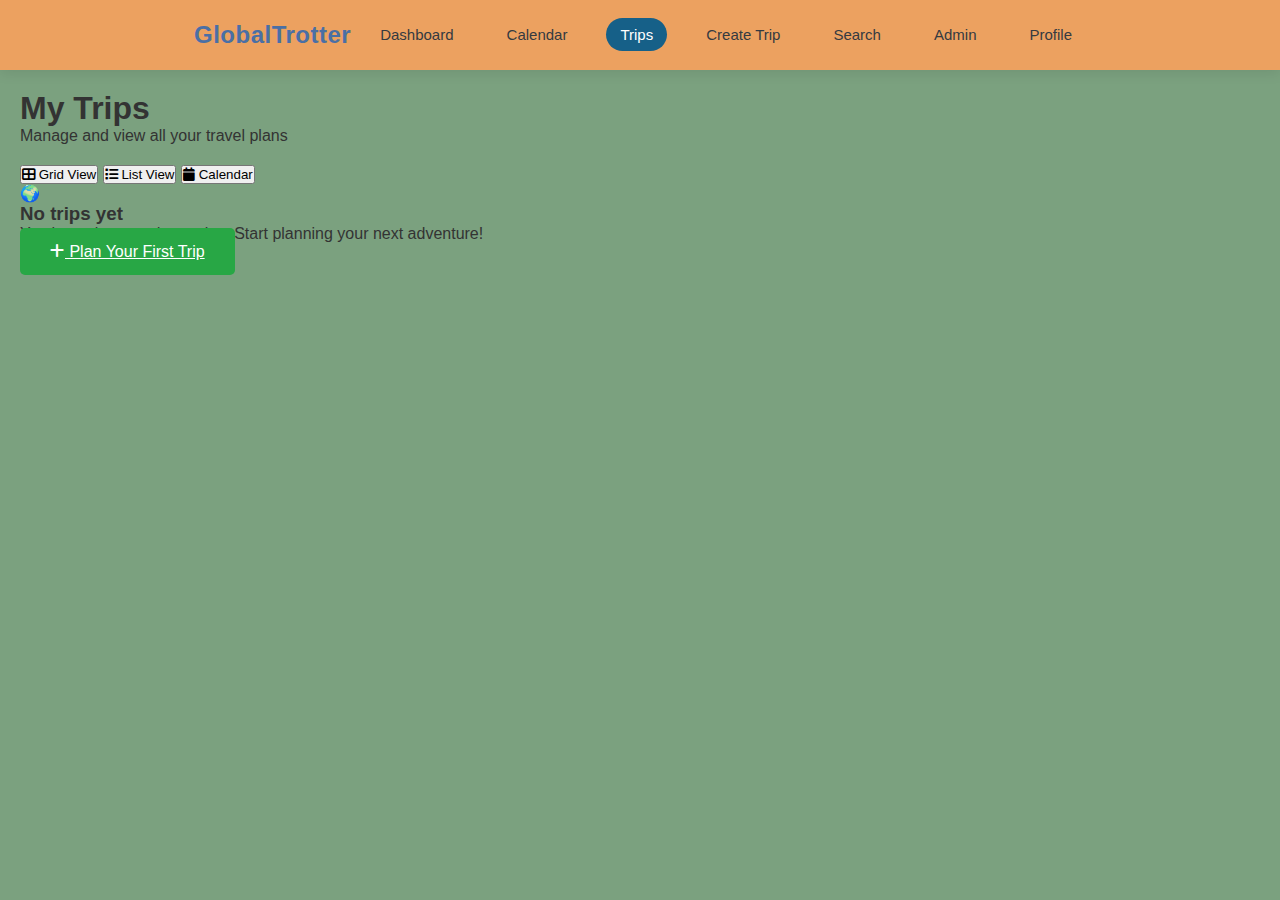
<file: global trotter/trip-list.html>
<html >
<head>
    <title>GlobalTrotter - My Trips</title>
    <link rel="stylesheet" href="CSS/styles.css">
    <link rel="stylesheet" href="https://cdnjs.cloudflare.com/ajax/libs/font-awesome/6.0.0/css/all.min.css">
</head>
<body>
 
    <nav class="navbar">
    <div class="nav-container">

        <div class="nav-logo">
            <a href="dashboard.html">GlobalTrotter</a>
        </div>

        <ul class="nav-links">
            <li><a href="dashboard.html">Dashboard</a></li>
            <li><a href="calendar.html">Calendar</a></li>
            <li><a href="trip-list.html" class="active">Trips</a></li>
            <li><a href="create-trip.html">Create Trip</a></li>
            <li><a href="search.html">Search</a></li>
            <li><a href="admin.html">Admin</a></li>
            <li><a href="user-profile.html">Profile</a></li>
        </ul>

    </div>
</nav>

    <div class="container">
        <div class="trips-header">
            <h1 class="trips-title">My Trips</h1>
            <p class="trips-subtitle">Manage and view all your travel plans</p>
            
            <div class="view-toggle" style="margin-top: 20px;">
                <button class="view-btn active" onclick="setView('grid')">
                    <i class="fas fa-th-large"></i> Grid View
                </button>
                <button class="view-btn" onclick="setView('list')">
                    <i class="fas fa-list"></i> List View
                </button>
                <button class="view-btn" onclick="setView('calendar')">
                    <i class="fas fa-calendar"></i> Calendar
                </button>
            </div>
        </div>

        <div class="trip-category">
            <div class="category-header">
                <h2 class="category-title">
                    <i class="fas fa-spinner category-icon ongoing-icon"></i>
                    Ongoing
                    <span class="category-count" id="ongoingCount">0</span>
                </h2>
                <div style="color: #666; font-size: 14px;">
                    Currently active trips
                </div>
            </div>
            
            <div class="trips-grid" id="ongoingTrips">
            </div>
        </div>

        <div class="trip-category">
            <div class="category-header">
                <h2 class="category-title">
                    <i class="fas fa-calendar-plus category-icon upcoming-icon"></i>
                    Upcoming
                    <span class="category-count" id="upcomingCount">0</span>
                </h2>
                <div style="color: #666; font-size: 14px;">
                    Future travel plans
                </div>
            </div>
            
            <div class="trips-grid" id="upcomingTrips">
            </div>
        </div>

        <div class="trip-category">
            <div class="category-header">
                <h2 class="category-title">
                    <i class="fas fa-check-circle category-icon completed-icon"></i>
                    Completed
                    <span class="category-count" id="completedCount">0</span>
                </h2>
                <div style="color: #666; font-size: 14px;">
                    Past travel experiences
                </div>
            </div>
            
            <div class="trips-grid" id="completedTrips">
            </div>
        </div>

        <div id="emptyState" style="display: none;">
            <div class="empty-state">
                <div class="empty-icon">🌍</div>
                <h3 class="empty-title">No trips yet</h3>
                <p class="empty-description">
                    You haven't created any trips. Start planning your next adventure!
                </p>
                <a href="create-trip.html" class="btn btn-success btn-large">
                    <i class="fas fa-plus"></i> Plan Your First Trip
                </a>
            </div>
        </div>
    </div>

   <script src="JS/script.js"></script>
    <script>
        document.addEventListener('DOMContentLoaded', function() {
            const userId = localStorage.getItem("userId");
            if (userId) {
                fetch(`http://localhost:8000/trips/${userId}`)
                    .then(response => response.json())
                    .then(data => {
                        renderTrips(data);
                    })
                    .catch(error => {
                        console.error('Error:', error);
                        alert("Failed to load trips.");
                    });
            } else {
                // Handle case where user is not logged in
                document.getElementById('emptyState').style.display = 'block';
                document.querySelectorAll('.trip-category').forEach(cat => {
                    cat.style.display = 'none';
                });
            }
        });

        function renderTrips(trips) {
            const ongoingTrips = document.getElementById('ongoingTrips');
            const upcomingTrips = document.getElementById('upcomingTrips');
            const completedTrips = document.getElementById('completedTrips');

            ongoingTrips.innerHTML = '';
            upcomingTrips.innerHTML = '';
            completedTrips.innerHTML = '';

            let ongoingCount = 0;
            let upcomingCount = 0;
            let completedCount = 0;

            if (trips.length === 0) {
                document.getElementById('emptyState').style.display = 'block';
                document.querySelectorAll('.trip-category').forEach(cat => {
                    cat.style.display = 'none';
                });
                return;
            }

            trips.forEach(trip => {
                const tripCard = `
                    <div class="trip-card" onclick="viewTrip(${trip.id})">
                        <div class="trip-image">
                            <div style="width: 100%; height: 100%; background: linear-gradient(135deg, #667eea 0%, #764ba2 100%);"></div>
                            <div class="trip-status status-${trip.status.toLowerCase()}">${trip.status}</div>
                        </div>
                        <div class="trip-content">
                            <div class="trip-header">
                                <div>
                                    <div class="trip-name">${trip.title}</div>
                                    <div class="trip-dates">
                                        <i class="far fa-calendar-alt"></i>
                                        ${new Date(trip.start_date).toLocaleDateString()} - ${new Date(trip.end_date).toLocaleDateString()}
                                    </div>
                                </div>
                            </div>
                            <div class="trip-destination">
                                <i class="fas fa-map-marker-alt"></i>
                                ${trip.destination || 'TBD'}
                            </div>
                        </div>
                    </div>
                `;
                if (trip.status === 'Ongoing') {
                    ongoingTrips.innerHTML += tripCard;
                    ongoingCount++;
                } else if (trip.status === 'Upcoming') {
                    upcomingTrips.innerHTML += tripCard;
                    upcomingCount++;
                } else if (trip.status === 'Completed') {
                    completedTrips.innerHTML += tripCard;
                    completedCount++;
                }
            });

            document.getElementById('ongoingCount').textContent = ongoingCount;
            document.getElementById('upcomingCount').textContent = upcomingCount;
            document.getElementById('completedCount').textContent = completedCount;
        }
        
        function setView(viewType) {
     
            document.querySelectorAll('.view-btn').forEach(btn => {
                btn.classList.remove('active');
            });
            event.target.classList.add('active');
            
            console.log(`Switching to ${viewType} view`);
            
            if (viewType === 'calendar') {
                window.location.href = 'calendar.html';
            }
        }
        
        function viewTrip(tripId) {
          
            console.log(`Viewing trip #${tripId}`);
            alert(`Loading trip details for trip #${tripId} from backend...`);
            
        }
        
        function viewDetails(tripId) {
            event.stopPropagation();
            alert(`Showing details for trip #${tripId}\n(Data would be fetched from backend)`);
        }
        
        function manageTrip(tripId) {
            event.stopPropagation();
            alert(`Managing trip #${tripId}\nRedirecting to edit page...`);
            
        }
        
        document.querySelector('.search-bar input').addEventListener('keypress', function(e) {
            if (e.key === 'Enter') {
                const query = this.value.trim();
                if (query) {
                    console.log('Searching trips for:', query);
                    alert(`Searching trips for "${query}" in backend database...`);
                }
            }
        });
        document.querySelectorAll('.filter-btn').forEach(btn => {
            btn.addEventListener('click', function() {
                const filterType = this.textContent;
                console.log('Filter by:', filterType);
            });
        });
    </script>
</body>
</html>
</file>
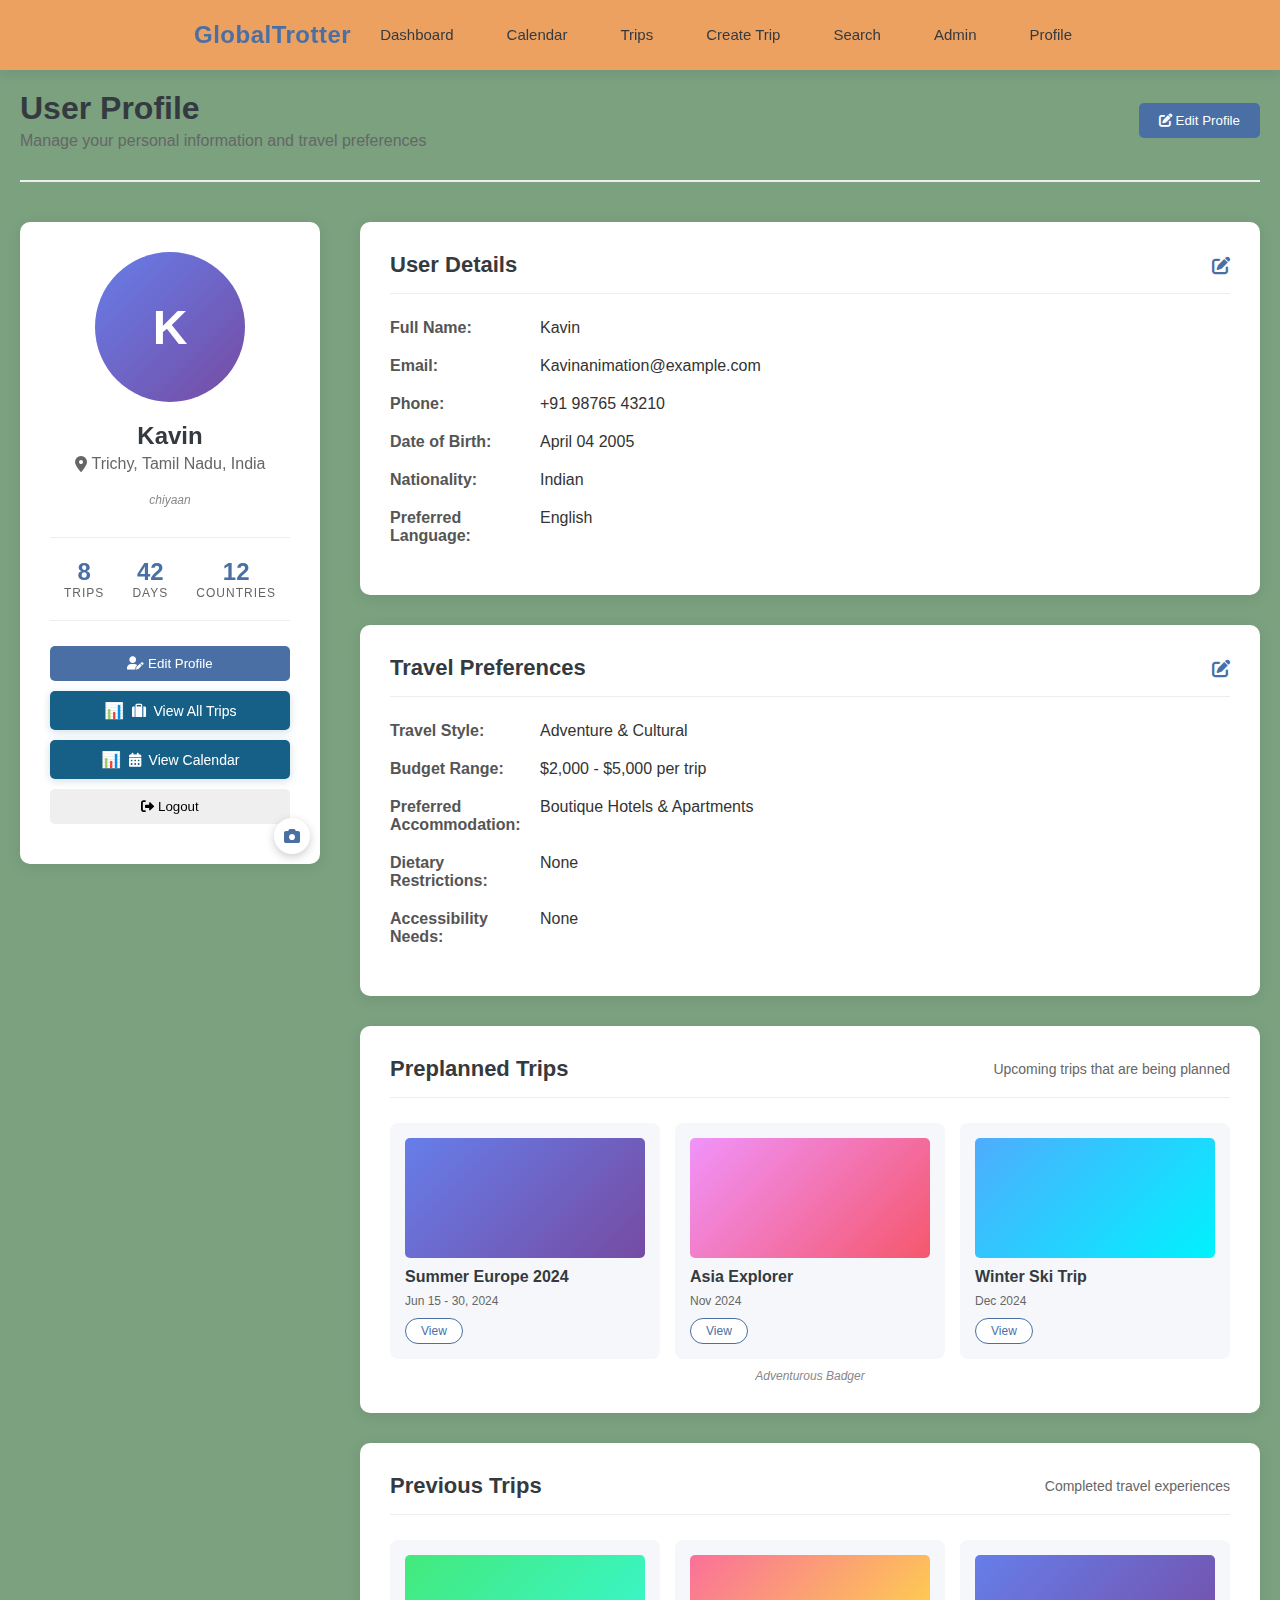
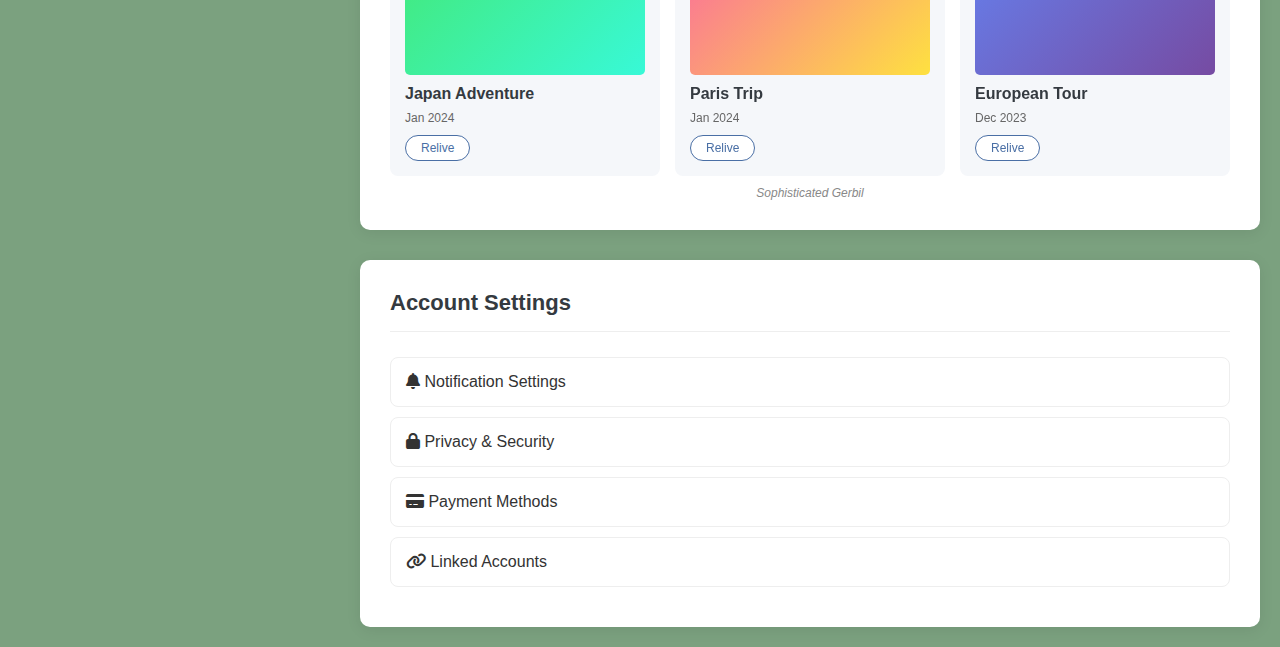
<file: global trotter/user-profile.html>
<html>
<head>
    <title>GlobalTrotter - User Profile</title>
    <link rel="stylesheet" href="CSS/styles.css">
    <link rel="stylesheet" href="https://cdnjs.cloudflare.com/ajax/libs/font-awesome/6.0.0/css/all.min.css">
    <style>
        .profile-header {
            display: flex;
            justify-content: space-between;
            align-items: center;
            margin-bottom: 40px;
            padding-bottom: 30px;
            border-bottom: 2px solid #eee;
        }
        
        .profile-title {
            font-size: 32px;
            color: var(--dark-color);
            font-weight: 600;
        }
        
        .profile-subtitle {
            color: #666;
            margin-top: 5px;
        }
        
        .profile-layout {
            display: grid;
            grid-template-columns: 300px 1fr;
            gap: 40px;
        }
        
        .profile-sidebar {
            background: white;
            border-radius: 10px;
            padding: 30px;
            box-shadow: 0 3px 15px rgba(0,0,0,0.08);
            height: fit-content;
            position: sticky;
            top: 20px;
        }
        
        .profile-avatar {
            text-align: center;
            margin-bottom: 30px;
        }
        
        .avatar-image {
            width: 150px;
            height: 150px;
            border-radius: 50%;
            margin: 0 auto 20px;
            background: linear-gradient(135deg, #667eea 0%, #764ba2 100%);
            display: flex;
            align-items: center;
            justify-content: center;
            color: white;
            font-size: 48px;
            font-weight: 600;
            position: relative;
            overflow: hidden;
        }
        
        .avatar-image img {
            width: 100%;
            height: 100%;
            object-fit: cover;
        }
        
        .avatar-edit {
            position: absolute;
            bottom: 10px;
            right: 10px;
            background: white;
            width: 36px;
            height: 36px;
            border-radius: 50%;
            display: flex;
            align-items: center;
            justify-content: center;
            color: var(--primary-color);
            cursor: pointer;
            box-shadow: 0 3px 10px rgba(0,0,0,0.2);
        }
        
        .profile-name {
            font-size: 24px;
            font-weight: 600;
            color: var(--dark-color);
            margin-bottom: 5px;
        }
        
        .profile-location {
            color: #666;
            display: flex;
            align-items: center;
            justify-content: center;
            gap: 5px;
            margin-bottom: 20px;
        }
        
        .profile-stats {
            display: flex;
            justify-content: space-around;
            margin: 25px 0;
            padding: 20px 0;
            border-top: 1px solid #eee;
            border-bottom: 1px solid #eee;
        }
        
        .stat-item {
            text-align: center;
        }
        
        .stat-value {
            font-size: 24px;
            font-weight: 700;
            color: var(--primary-color);
            display: block;
        }
        
        .stat-label {
            font-size: 12px;
            color: #666;
            text-transform: uppercase;
            letter-spacing: 1px;
        }
        
        .profile-actions {
            margin-top: 25px;
        }
        
        .profile-actions button {
            width: 100%;
            margin-bottom: 10px;
        }
        
        .profile-content {
            display: flex;
            flex-direction: column;
            gap: 30px;
        }
        
        .profile-section {
            background: white;
            border-radius: 10px;
            padding: 30px;
            box-shadow: 0 3px 15px rgba(0,0,0,0.08);
        }
        
        .section-header {
            display: flex;
            justify-content: space-between;
            align-items: center;
            margin-bottom: 25px;
            padding-bottom: 15px;
            border-bottom: 1px solid #eee;
        }
        
        .section-title {
            font-size: 22px;
            font-weight: 600;
            color: var(--dark-color);
        }
        
        .edit-icon {
            color: var(--primary-color);
            cursor: pointer;
            font-size: 18px;
        }
        
        .detail-row {
            display: flex;
            margin-bottom: 20px;
        }
        
        .detail-label {
            width: 150px;
            font-weight: 600;
            color: #555;
        }
        
        .detail-value {
            flex: 1;
            color: #333;
        }
        
        .trip-cards {
            display: grid;
            grid-template-columns: repeat(auto-fill, minmax(250px, 1fr));
            gap: 20px;
            margin-top: 20px;
        }
        
        .mini-trip-card {
            background: #f8f9fa;
            border-radius: 8px;
            padding: 20px;
            cursor: pointer;
            transition: all 0.3s;
            border-left: 4px solid var(--primary-color);
        }
        
        .mini-trip-card:hover {
            background: #e3f2fd;
            transform: translateY(-3px);
        }
        
        .mini-trip-title {
            font-weight: 600;
            margin-bottom: 8px;
            color: var(--dark-color);
        }
        
        .mini-trip-dates {
            font-size: 12px;
            color: #666;
            margin-bottom: 10px;
        }
        
        .mini-trip-destination {
            font-size: 14px;
            color: var(--primary-color);
            margin-bottom: 10px;
        }
        
        .view-btn-small {
            padding: 5px 15px;
            font-size: 12px;
            background: white;
            border: 1px solid var(--primary-color);
            color: var(--primary-color);
            border-radius: 15px;
            cursor: pointer;
            transition: all 0.3s;
            display: inline-block;
            text-align: center;
        }
        
        .view-btn-small:hover {
            background: var(--primary-color);
            color: white;
        }
        
        .form-edit {
            display: none;
        }
        
        .form-edit.active {
            display: block;
        }
        
        .info-display {
            display: block;
        }
        
        .info-display.hidden {
            display: none;
        }
        
        .animal-name {
            font-style: italic;
            color: #888;
            font-size: 12px;
            margin-top: 10px;
            text-align: center;
        }
        
        .preplanned-trips, .previous-trips {
            display: grid;
            grid-template-columns: repeat(auto-fill, minmax(200px, 1fr));
            gap: 15px;
            margin-top: 20px;
        }
        
        .trip-preview {
            background: #f5f7fa;
            border-radius: 8px;
            padding: 15px;
            position: relative;
        }
        
        .trip-preview:hover .trip-overlay {
            opacity: 1;
        }
        
        .trip-image-small {
            height: 120px;
            background: linear-gradient(135deg, #667eea 0%, #764ba2 100%);
            border-radius: 5px;
            margin-bottom: 10px;
        }
        
        .trip-overlay {
            position: absolute;
            top: 0;
            left: 0;
            right: 0;
            bottom: 0;
            background: rgba(0,0,0,0.7);
            border-radius: 8px;
            display: flex;
            align-items: center;
            justify-content: center;
            opacity: 0;
            transition: opacity 0.3s;
        }
        
        .overlay-buttons {
            display: flex;
            gap: 10px;
        }
        
        .modal {
            display: none;
            position: fixed;
            top: 0;
            left: 0;
            width: 100%;
            height: 100%;
            background: rgba(0,0,0,0.5);
            z-index: 1000;
            align-items: center;
            justify-content: center;
        }
        
        .modal-content {
            background: white;
            border-radius: 10px;
            padding: 30px;
            width: 90%;
            max-width: 500px;
        }
        
        .modal-header {
            display: flex;
            justify-content: space-between;
            align-items: center;
            margin-bottom: 20px;
        }
        
        .modal-title {
            font-size: 20px;
            font-weight: 600;
        }
        
        .modal-close {
            cursor: pointer;
            font-size: 24px;
            color: #666;
        }
        
        .settings-option {
            padding: 15px;
            border: 1px solid #eee;
            border-radius: 8px;
            margin-bottom: 10px;
            cursor: pointer;
            transition: all 0.3s;
        }
        
        .settings-option:hover {
            background: #f8f9fa;
            border-color: var(--primary-color);
        }
        
        @media (max-width: 1024px) {
            .profile-layout {
                grid-template-columns: 1fr;
            }
            
            .profile-sidebar {
                position: static;
            }
        }
    </style>
</head>
<body>
    
    <nav class="navbar">
    <div class="nav-container">

        <div class="nav-logo">
            <a href="dashboard.html">GlobalTrotter</a>
        </div>

        <ul class="nav-links">
            <li><a href="dashboard.html">Dashboard</a></li>
            <li><a href="calendar.html">Calendar</a></li>
            <li><a href="trip-list.html">Trips</a></li>
            <li><a href="create-trip.html">Create Trip</a></li>
            <li><a href="search.html">Search</a></li>
            <li><a href="admin.html">Admin</a></li>
            <li><a href="user-profile.html">Profile</a></li>
        </ul>

    </div>
</nav>

    <div class="container">
        <div class="profile-header">
            <div>
                <h1 class="profile-title">User Profile</h1>
                <p class="profile-subtitle">Manage your personal information and travel preferences</p>
            </div>
            <div>
                <button class="btn btn-primary" onclick="openEditModal()">
                    <i class="fas fa-edit"></i> Edit Profile
                </button>
            </div>
        </div>

        <div class="profile-layout">
       
            <div class="profile-sidebar">
                <div class="profile-avatar">
                    <div class="avatar-image" id="userAvatar">
                        VF
                    </div>
                    <div class="avatar-edit" onclick="changeAvatar()">
                        <i class="fas fa-camera"></i>
                    </div>
                    <h2 class="profile-name" id="userName">Kavin</h2>
                    <div class="profile-location">
                        <i class="fas fa-map-marker-alt"></i>
                        <span id="userLocation">Trichy, Tamil Nadu, India</span>
                    </div>
                    <div class="animal-name">chiyaan
                        
                    </div>
                </div>
                
                <div class="profile-stats">
                    <div class="stat-item">
                        <span class="stat-value" id="totalTrips">8</span>
                        <span class="stat-label">Trips</span>
                    </div>
                    <div class="stat-item">
                        <span class="stat-value" id="daysTraveled">42</span>
                        <span class="stat-label">Days</span>
                    </div>
                    <div class="stat-item">
                        <span class="stat-value" id="countriesVisited">12</span>
                        <span class="stat-label">Countries</span>
                    </div>
                </div>
                
                <div class="profile-actions">
                    <button class="btn btn-primary" onclick="openEditModal()">
                        <i class="fas fa-user-edit"></i> Edit Profile
                    </button>
                    <button class="btn btn-secondary" onclick="window.location.href='trip-list.html'">
                        <i class="fas fa-suitcase"></i> View All Trips
                    </button>
                    <button class="btn btn-secondary" onclick="window.location.href='calendar.html'">
                        <i class="fas fa-calendar-alt"></i> View Calendar
                    </button>
                    <button class="btn btn-danger" onclick="logout()">
                        <i class="fas fa-sign-out-alt"></i> Logout
                    </button>
                </div>
            </div>
            
            
            <div class="profile-content">
                
                <div class="profile-section">
                    <div class="section-header">
                        <h3 class="section-title">User Details</h3>
                        <i class="fas fa-edit edit-icon" onclick="toggleEdit('personalInfo')"></i>
                    </div>
                    
                    <div class="info-display" id="personalInfoDisplay">
                        <div class="detail-row">
                            <div class="detail-label">Full Name:</div>
                            <div class="detail-value" id="displayFullName">John Smith</div>
                        </div>
                        <div class="detail-row">
                            <div class="detail-label">Email:</div>
                            <div class="detail-value" id="displayEmail">john.smith@example.com</div>
                        </div>
                        <div class="detail-row">
                            <div class="detail-label">Phone:</div>
                            <div class="detail-value" id="displayPhone">+1 (555) 123-4567</div>
                        </div>
                        <div class="detail-row">
                            <div class="detail-label">Date of Birth:</div>
                            <div class="detail-value" id="displayDob">March 15, 1990</div>
                        </div>
                        <div class="detail-row">
                            <div class="detail-label">Nationality:</div>
                            <div class="detail-value" id="displayNationality">American</div>
                        </div>
                        <div class="detail-row">
                            <div class="detail-label">Preferred Language:</div>
                            <div class="detail-value" id="displayLanguage">English</div>
                        </div>
                    </div>
             
                    <form class="form-edit" id="personalInfoForm">
                        <div class="form-row">
                            <div class="form-group">
                                <label class="form-label">First Name</label>
                                <input type="text" class="form-control" id="firstName" value="John">
                            </div>
                            <div class="form-group">
                                <label class="form-label">Last Name</label>
                                <input type="text" class="form-control" id="lastName" value="Smith">
                            </div>
                        </div>
                        
                        <div class="form-group">
                            <label class="form-label">Email Address</label>
                            <input type="email" class="form-control" id="email" value="john.smith@example.com">
                        </div>
                        
                        <div class="form-group">
                            <label class="form-label">Phone Number</label>
                            <input type="tel" class="form-control" id="phone" value="+15551234567">
                        </div>
                        
                        <div class="form-row">
                            <div class="form-group">
                                <label class="form-label">Date of Birth</label>
                                <input type="date" class="form-control" id="dob" value="1990-03-15">
                            </div>
                            <div class="form-group">
                                <label class="form-label">Nationality</label>
                                <select class="form-control" id="nationality">
                                    <option>American</option>
                                    <option>Canadian</option>
                                    <option>British</option>
                                    <option>Australian</option>
                                </select>
                            </div>
                        </div>
                        
                        <div class="form-group">
                            <label class="form-label">Preferred Language</label>
                            <select class="form-control" id="language">
                                <option>English</option>
                                <option>Spanish</option>
                                <option>French</option>
                                <option>German</option>
                            </select>
                        </div>
                        
                        <div style="display: flex; gap: 10px; margin-top: 20px;">
                            <button type="button" class="btn btn-primary" onclick="savePersonalInfo()">
                                Save Changes
                            </button>
                            <button type="button" class="btn btn-secondary" onclick="toggleEdit('personalInfo')">
                                Cancel
                            </button>
                        </div>
                    </form>
                </div>
                
                <div class="profile-section">
                    <div class="section-header">
                        <h3 class="section-title">Travel Preferences</h3>
                        <i class="fas fa-edit edit-icon" onclick="toggleEdit('preferences')"></i>
                    </div>
                    
                    <div class="info-display" id="preferencesDisplay">
                        <div class="detail-row">
                            <div class="detail-label">Travel Style:</div>
                            <div class="detail-value">Adventure & Cultural</div>
                        </div>
                        <div class="detail-row">
                            <div class="detail-label">Budget Range:</div>
                            <div class="detail-value">$2,000 - $5,000 per trip</div>
                        </div>
                        <div class="detail-row">
                            <div class="detail-label">Preferred Accommodation:</div>
                            <div class="detail-value">Boutique Hotels & Apartments</div>
                        </div>
                        <div class="detail-row">
                            <div class="detail-label">Dietary Restrictions:</div>
                            <div class="detail-value">None</div>
                        </div>
                        <div class="detail-row">
                            <div class="detail-label">Accessibility Needs:</div>
                            <div class="detail-value">None</div>
                        </div>
                    </div>
                    
                    <form class="form-edit" id="preferencesForm">
                      
                        <div style="text-align: center; padding: 20px; color: #666;">
                            Preferences editing form would appear here
                        </div>
                    </form>
                </div>
              
                <div class="profile-section">
                    <div class="section-header">
                        <h3 class="section-title">Preplanned Trips</h3>
                        <span style="color: #666; font-size: 14px;">
                            Upcoming trips that are being planned
                        </span>
                    </div>
                    
                    <div class="preplanned-trips">
                        <div class="trip-preview">
                            <div class="trip-image-small"></div>
                            <div class="mini-trip-title">Summer Europe 2024</div>
                            <div class="mini-trip-dates">Jun 15 - 30, 2024</div>
                            <div class="view-btn-small" onclick="viewTrip(6)">View</div>
                            <div class="trip-overlay">
                                <div class="overlay-buttons">
                                    <button class="btn btn-primary" onclick="manageTrip(6)">Manage</button>
                                    <button class="btn btn-secondary" onclick="viewTrip(6)">View</button>
                                </div>
                            </div>
                        </div>
                        
                        <div class="trip-preview">
                            <div class="trip-image-small" style="background: linear-gradient(135deg, #f093fb 0%, #f5576c 100%);"></div>
                            <div class="mini-trip-title">Asia Explorer</div>
                            <div class="mini-trip-dates">Nov 2024</div>
                            <div class="view-btn-small" onclick="viewTrip(7)">View</div>
                            <div class="trip-overlay">
                                <div class="overlay-buttons">
                                    <button class="btn btn-primary" onclick="manageTrip(7)">Manage</button>
                                    <button class="btn btn-secondary" onclick="viewTrip(7)">View</button>
                                </div>
                            </div>
                        </div>
                        
                        <div class="trip-preview">
                            <div class="trip-image-small" style="background: linear-gradient(135deg, #4facfe 0%, #00f2fe 100%);"></div>
                            <div class="mini-trip-title">Winter Ski Trip</div>
                            <div class="mini-trip-dates">Dec 2024</div>
                            <div class="view-btn-small" onclick="viewTrip(8)">View</div>
                            <div class="trip-overlay">
                                <div class="overlay-buttons">
                                    <button class="btn btn-primary" onclick="manageTrip(8)">Manage</button>
                                    <button class="btn btn-secondary" onclick="viewTrip(8)">View</button>
                                </div>
                            </div>
                        </div>
                    </div>
                    <div class="animal-name">Adventurous Badger</div>
                </div>
                
                <div class="profile-section">
                    <div class="section-header">
                        <h3 class="section-title">Previous Trips</h3>
                        <span style="color: #666; font-size: 14px;">
                            Completed travel experiences
                        </span>
                    </div>
                    
                    <div class="previous-trips">
                        <div class="trip-preview">
                            <div class="trip-image-small" style="background: linear-gradient(135deg, #43e97b 0%, #38f9d7 100%);"></div>
                            <div class="mini-trip-title">Japan Adventure</div>
                            <div class="mini-trip-dates">Jan 2024</div>
                            <div class="view-btn-small" onclick="viewTrip(1)">Relive</div>
                        </div>
                        
                        <div class="trip-preview">
                            <div class="trip-image-small" style="background: linear-gradient(135deg, #fa709a 0%, #fee140 100%);"></div>
                            <div class="mini-trip-title">Paris Trip</div>
                            <div class="mini-trip-dates">Jan 2024</div>
                            <div class="view-btn-small" onclick="viewTrip(2)">Relive</div>
                        </div>
                        
                        <div class="trip-preview">
                            <div class="trip-image-small" style="background: linear-gradient(135deg, #667eea 0%, #764ba2 100%);"></div>
                            <div class="mini-trip-title">European Tour</div>
                            <div class="mini-trip-dates">Dec 2023</div>
                            <div class="view-btn-small" onclick="viewTrip(4)">Relive</div>
                        </div>
                    </div>
                    <div class="animal-name">Sophisticated Gerbil</div>
                </div>
                
                <div class="profile-section">
                    <div class="section-header">
                        <h3 class="section-title">Account Settings</h3>
                    </div>
                    
                    <div class="settings-option" onclick="openSettings('notifications')">
                        <i class="fas fa-bell"></i> Notification Settings
                    </div>
                    
                    <div class="settings-option" onclick="openSettings('privacy')">
                        <i class="fas fa-lock"></i> Privacy & Security
                    </div>
                    
                    <div class="settings-option" onclick="openSettings('payment')">
                        <i class="fas fa-credit-card"></i> Payment Methods
                    </div>
                    
                    <div class="settings-option" onclick="openSettings('linked')">
                        <i class="fas fa-link"></i> Linked Accounts
                    </div>
                </div>
            </div>
        </div>
    </div>

    <div class="modal" id="editModal">
        <div class="modal-content">
            <div class="modal-header">
                <h3 class="modal-title">Edit Profile</h3>
                <span class="modal-close" onclick="closeEditModal()">&times;</span>
            </div>
            <div style="text-align: center; padding: 40px 20px; color: #666;">
                <p>Complete profile editing form would appear here</p>
                <p>This would include all user details with save to backend functionality</p>
            </div>
            <div style="display: flex; gap: 10px; margin-top: 20px;">
                <button class="btn btn-primary" onclick="saveProfile()">
                    <i class="fas fa-save"></i> Save to Backend
                </button>
                <button class="btn btn-secondary" onclick="closeEditModal()">
                    Cancel
                </button>
            </div>
        </div>
    </div>

    <script src="JS/script.js"></script>
    <script>
        let editMode = {
            personalInfo: false,
            preferences: false
        };
        
      
        document.addEventListener('DOMContentLoaded', function() {
           
            const userData = {
                fullName: 'Kavin',
                email: 'Kavinanimation@example.com',
                phone: '+91 98765 43210',
                dob: 'April 04 2005',
                nationality: 'Indian',
                language: 'English',
                location: 'Trichy, Tamil Nadu, India',
                stats: {
                    trips: 8,
                    days: 42,
                    countries: 12
                }
            };
            
         
            document.getElementById('displayFullName').textContent = userData.fullName;
            document.getElementById('displayEmail').textContent = userData.email;
            document.getElementById('displayPhone').textContent = userData.phone;
            document.getElementById('displayDob').textContent = userData.dob;
            document.getElementById('displayNationality').textContent = userData.nationality;
            document.getElementById('displayLanguage').textContent = userData.language;
            document.getElementById('userLocation').textContent = userData.location;
            document.getElementById('totalTrips').textContent = userData.stats.trips;
            document.getElementById('daysTraveled').textContent = userData.stats.days;
            document.getElementById('countriesVisited').textContent = userData.stats.countries;
            
            const nameParts = userData.fullName.split(' ');
            const initials = nameParts.map(part => part.charAt(0)).join('');
            document.getElementById('userAvatar').textContent = initials;
        });
        
        function toggleEdit(section) {
            editMode[section] = !editMode[section];
            
            const displayId = `${section}Display`;
            const formId = `${section}Form`;
            
            document.getElementById(displayId).classList.toggle('hidden');
            document.getElementById(formId).classList.toggle('active');
            
            if (section === 'personalInfo' && editMode[section]) {
           
                const fullName = document.getElementById('displayFullName').textContent;
                const nameParts = fullName.split(' ');
                document.getElementById('firstName').value = nameParts[0] || '';
                document.getElementById('lastName').value = nameParts[1] || '';
               
            }
        }
        
        function savePersonalInfo() {
            const firstName = document.getElementById('firstName').value;
            const lastName = document.getElementById('lastName').value;
            const email = document.getElementById('email').value;
            const phone = document.getElementById('phone').value;
            const dob = document.getElementById('dob').value;
            const nationality = document.getElementById('nationality').value;
            const language = document.getElementById('language').value;
            
        
            console.log('Saving personal info to backend:', {
                firstName, lastName, email, phone, dob, nationality, language
            });
            
      
            alert('Personal information saved to backend database!');
      
            document.getElementById('displayFullName').textContent = `${firstName} ${lastName}`;
            document.getElementById('displayEmail').textContent = email;
            document.getElementById('displayPhone').textContent = formatPhone(phone);
            document.getElementById('displayDob').textContent = formatDate(dob);
            document.getElementById('displayNationality').textContent = nationality;
            document.getElementById('displayLanguage').textContent = language;
            
          
            document.getElementById('userAvatar').textContent = 
                firstName.charAt(0) + lastName.charAt(0);
            
            toggleEdit('personalInfo');
        }
        
        function formatDate(dateString) {
            const date = new Date(dateString);
            return date.toLocaleDateString('en-US', {
                month: 'long',
                day: 'numeric',
                year: 'numeric'
            });
        }
        
        function formatPhone(phone) {
       
            return phone.replace(/(\d{1})(\d{3})(\d{3})(\d{4})/, '+$1 ($2) $3-$4');
        }
        
        function changeAvatar() {
          
            alert('Avatar upload functionality would connect to backend storage');
        }
        
        function openEditModal() {
            document.getElementById('editModal').style.display = 'flex';
        }
        
        function closeEditModal() {
            document.getElementById('editModal').style.display = 'none';
        }
        
        function saveProfile() {
         
            alert('Complete profile saved to backend database!');
            closeEditModal();
        }
        
        function logout() {
          
            alert('Logging out... Session will be cleared.');
            window.location.href = 'index.html';
        }
        
        function viewTrip(tripId) {
            alert(`Viewing trip #${tripId} details\n(Data fetched from backend)`);
        }
        
        function manageTrip(tripId) {
            alert(`Managing trip #${tripId}\nRedirecting to edit page...`);
        }
        
        function openSettings(settingType) {
            alert(`Opening ${settingType} settings\n(Would connect to backend preferences)`);
        }
    </script>
</body>
</html>
</file>
<file: global trotter/CSS/styles.css>
/* 全局样式 */
:root {
    --primary-color: #4a6fa5;
    --secondary-color: #166088;
    --accent-color: #17a2b8;
    --light-color: #7BA17F;
    --dark-color: #343a40;
    --success-color: #28a745;
    --warning-color: #ffc107;
    --danger-color: #dc3545;
}

* {
    margin: 0;
    padding: 0;
    box-sizing: border-box;
    font-family: 'Segoe UI', Tahoma, Geneva, Verdana, sans-serif;
}

body {
    background-color: #7BA17F;
    color: #333;
}

.container {
    max-width: 1400px;
    margin: 0 auto;
    padding: 20px;
}
/* 导航栏基础样式 */
.navbar {
    display: flex;
    justify-content: space-between;
    align-items: center;
    padding: 15px 30px;
    background-color: #2F5716;
    box-shadow: 0 2px 15px rgba(0, 0, 0, 0.1);
    position: sticky;
    top: 0;
    z-index: 1000;
    min-height: 70px;
}

/* Logo 样式 */
.logo {
    font-size: 28px;
    font-weight: 800;
    color: var(--primary-color);
    text-decoration: none;
    display: flex;
    align-items: center;
    gap: 10px;
    letter-spacing: -0.5px;
    transition: transform 0.3s ease;
}

.logo:hover {
    transform: scale(1.05);
}

/* Logo 图标（可选） */
.logo::before {
    content: "🌍";
    font-size: 32px;
}

/* 搜索栏容器 */
.search-bar {
    flex: 1;
    max-width: 600px;
    margin: 0 40px;
    position: relative;
}

/* 搜索输入框 */
.search-bar input {
    width: 100%;
    padding: 12px 45px 12px 20px;
    border: 2px solid #e0e0e0;
    border-radius: 30px;
    font-size: 15px;
    background-color: #f8f9fa;
    transition: all 0.3s ease;
    box-shadow: 0 2px 5px rgba(0, 0, 0, 0.05);
}

.search-bar input:focus {
    outline: none;
    border-color: var(--primary-color);
    background-color: white;
    box-shadow: 0 4px 15px rgba(102, 126, 234, 0.15);
    transform: translateY(-1px);
}

/* 搜索图标（可选） */
.search-bar::after {
    content: "🔍";
    position: absolute;
    right: 20px;
    top: 50%;
    transform: translateY(-50%);
    color: #999;
    font-size: 16px;
    pointer-events: none;
}

/* 筛选选项容器 */
.filter-options {
    display: flex;
    gap: 12px;
    margin-top: 12px;
    justify-content: center;
}

/* 筛选按钮 */
.filter-btn {
    padding: 6px 16px;
    background-color: #f1f3f4;
    border: 1px solid #ddd;
    border-radius: 20px;
    cursor: pointer;
    font-size: 13px;
    font-weight: 500;
    color: #555;
    transition: all 0.2s ease;
    display: flex;
    align-items: center;
    gap: 6px;
    white-space: nowrap;
}

.filter-btn:hover {
    background-color: #e3e5e7;
    border-color: #ccc;
    color: #333;
    transform: translateY(-1px);
}

.filter-btn:active {
    transform: translateY(0);
}

/* 按钮图标（可选） */
.filter-btn::before {
    content: "";
    display: inline-block;
    width: 12px;
    height: 12px;
    background-size: contain;
    background-repeat: no-repeat;
}

/* Group by 按钮图标 */
.filter-btn:nth-child(1)::before {
    background-image: url("data:image/svg+xml,%3Csvg xmlns='http://www.w3.org/2000/svg' viewBox='0 0 24 24' fill='%23555'%3E%3Cpath d='M4 6h16v2H4V6zm0 5h16v2H4v-2zm0 5h16v2H4v-2z'/%3E%3C/svg%3E");
}

/* Filter 按钮图标 */
.filter-btn:nth-child(2)::before {
    background-image: url("data:image/svg+xml,%3Csvg xmlns='http://www.w3.org/2000/svg' viewBox='0 0 24 24' fill='%23555'%3E%3Cpath d='M10 18h4v-2h-4v2zM3 6v2h18V6H3zm3 7h12v-2H6v2z'/%3E%3C/svg%3E");
}

/* Sort by 按钮图标 */
.filter-btn:nth-child(3)::before {
    background-image: url("data:image/svg+xml,%3Csvg xmlns='http://www.w3.org/2000/svg' viewBox='0 0 24 24' fill='%23555'%3E%3Cpath d='M3 18h6v-2H3v2zM3 6v2h18V6H3zm0 7h12v-2H3v2z'/%3E%3C/svg%3E");
}

/* 导航栏右侧按钮区域 */
.navbar > div:last-child {
    display: flex;
    align-items: center;
    gap: 15px;
}

/* 仪表板按钮 */
.btn-secondary {
    padding: 10px 24px;
    background-color: var(--secondary-color);
    color: white;
    border: none;
    border-radius: 8px;
    cursor: pointer;
    font-weight: 600;
    font-size: 14px;
    transition: all 0.3s ease;
    text-decoration: none;
    display: inline-flex;
    align-items: center;
    justify-content: center;
    gap: 8px;
    box-shadow: 0 2px 8px rgba(22, 96, 136, 0.2);
}

.btn-secondary:hover {
    background-color: #135a7a;
    transform: translateY(-2px);
    box-shadow: 0 4px 12px rgba(22, 96, 136, 0.3);
}

.btn-secondary:active {
    transform: translateY(0);
}

/* 按钮图标 */
.btn-secondary::before {
    content: "📊";
    font-size: 16px;
}

/* 响应式设计 */
@media (max-width: 1200px) {
    .search-bar {
        max-width: 500px;
        margin: 0 30px;
    }
}

@media (max-width: 992px) {
    .navbar {
        flex-wrap: wrap;
        padding: 15px 20px;
        gap: 15px;
    }
    
    .search-bar {
        order: 3;
        width: 100%;
        max-width: 100%;
        margin: 10px 0 0 0;
    }
    
    .filter-options {
        justify-content: flex-start;
        overflow-x: auto;
        padding-bottom: 5px;
    }
    
    .filter-btn {
        flex-shrink: 0;
    }
}

@media (max-width: 768px) {
    .logo {
        font-size: 24px;
    }
    
    .logo::before {
        font-size: 28px;
    }
    
    .search-bar input {
        padding: 10px 40px 10px 15px;
        font-size: 14px;
    }
    
    .filter-btn {
        padding: 5px 12px;
        font-size: 12px;
    }
    
    .btn-secondary {
        padding: 8px 18px;
        font-size: 13px;
    }
    
    .navbar > div:last-child {
        gap: 10px;
    }
}

@media (max-width: 480px) {
    .navbar {
        padding: 12px 15px;
        min-height: 60px;
    }
    
    .logo {
        font-size: 20px;
        gap: 5px;
    }
    
    .logo::before {
        font-size: 24px;
    }
    
    .search-bar::after {
        right: 15px;
        font-size: 14px;
    }
    
    .btn-secondary {
        padding: 6px 12px;
        font-size: 12px;
    }
    
    .btn-secondary::before {
        content: "📊";
        font-size: 14px;
    }
}

/* 动画效果 */
@keyframes slideIn {
    from {
        opacity: 0;
        transform: translateY(-20px);
    }
    to {
        opacity: 1;
        transform: translateY(0);
    }
}

.navbar {
    animation: slideIn 0.5s ease-out;
}

/* 深色模式支持（可选） */
@media (prefers-color-scheme: dark) {
    .navbar {
        background-color: #1e1e1e;
        box-shadow: 0 2px 15px rgba(0, 0, 0, 0.3);
    }
    
    .search-bar input {
        background-color: #2d2d2d;
        border-color: #404040;
        color: #fff;
    }
    
    .search-bar input:focus {
        background-color: #333;
        border-color: var(--primary-color);
    }
    
    .filter-btn {
        background-color: #333;
        border-color: #404040;
        color: #ccc;
    }
    
    .filter-btn:hover {
        background-color: #404040;
        border-color: #555;
        color: #fff;
    }
    
    .search-bar::after {
        color: #999;
    }
    
    .filter-btn::before {
        filter: invert(0.8);
    }
}
/* ================= NAVIGATION BAR ================= */

.navbar {
    position: sticky;
    top: 0;
    z-index: 999;
    width: 100%;
    background-color: #eca160;
    box-shadow: 0 4px 12px rgba(0,0,0,0.08);
    padding: 14px 40px;
}

.nav-container {
    max-width: 1400px;
    margin: 0 auto;
    display: flex;
    align-items: center;
    justify-content: space-between;
}

/* Logo */
.nav-logo a {
    font-size: 24px;
    font-weight: 700;
    text-decoration: none;
    color: var(--primary-color);
    letter-spacing: 0.5px;
}

.nav-logo a:hover {
    color: var(--secondary-color);
}

/* Navigation Links */
.nav-links {
    list-style: none;
    display: flex;
    align-items: center;
    gap: 25px;
}

.nav-links li a {
    text-decoration: none;
    font-size: 15px;
    font-weight: 500;
    color: var(--dark-color);
    padding: 8px 14px;
    border-radius: 20px;
    transition: all 0.3s ease;
}

/* Hover effect */
.nav-links li a:hover {
    background-color: var(--primary-color);
    color: white;
}

/* Active page (optional – add class="active") */
.nav-links li a.active {
    background-color: var(--secondary-color);
    color: white;
}

/* ================= MOBILE NAV ================= */

@media (max-width: 900px) {
    .navbar {
        padding: 15px 20px;
    }

    .nav-container {
        flex-direction: column;
        gap: 15px;
    }

    .nav-links {
        flex-wrap: wrap;
        justify-content: center;
        gap: 12px;
    }

    .nav-links li a {
        font-size: 14px;
        padding: 7px 12px;
    }
}

/* 卡片样式 */
.card {
    background-color: white;
    border-radius: 10px;
    padding: 20px;
    margin-bottom: 20px;
    box-shadow: 0 3px 10px rgba(0,0,0,0.08);
}

.card-title {
    margin-bottom: 15px;
    color: var(--dark-color);
    font-size: 18px;
    border-bottom: 2px solid var(--light-color);
    padding-bottom: 8px;
}

/* 网格布局 */
.grid-2 {
    display: grid;
    grid-template-columns: 1fr 1fr;
    gap: 20px;
}

.grid-3 {
    display: grid;
    grid-template-columns: repeat(3, 1fr);
    gap: 20px;
}

.grid-4 {
    display: grid;
    grid-template-columns: repeat(4, 1fr);
    gap: 20px;
}

/* 按钮样式 */
.btn {
    padding: 10px 20px;
    border: none;
    border-radius: 5px;
    cursor: pointer;
    font-weight: 500;
    transition: all 0.3s;
}

.btn-primary {
    background-color: var(--primary-color);
    color: white;
}

.btn-secondary {
    background-color: var(--secondary-color);
    color: white;
}

.btn-success {
    background-color: var(--success-color);
    color: white;
}

.btn-large {
    padding: 15px 30px;
    font-size: 16px;
}

/* 表格样式 */
.table {
    width: 100%;
    border-collapse: collapse;
    margin-top: 20px;
}

.table th, .table td {
    padding: 12px 15px;
    text-align: left;
    border-bottom: 1px solid #ddd;
}

.table th {
    background-color: #f8f9fa;
    font-weight: 600;
}

/* 表单样式 */
.form-group {
    margin-bottom: 20px;
}

.form-control {
    width: 100%;
    padding: 12px;
    border: 1px solid #ddd;
    border-radius: 5px;
    font-size: 16px;
}

.form-label {
    display: block;
    margin-bottom: 8px;
    font-weight: 500;
}

/* 日历样式 */
.calendar {
    width: 100%;
    margin-top: 20px;
}

.calendar-header {
    display: flex;
    justify-content: space-between;
    align-items: center;
    margin-bottom: 20px;
}

.calendar-nav {
    display: flex;
    gap: 10px;
}

.calendar-grid {
    display: grid;
    grid-template-columns: repeat(7, 1fr);
    gap: 1px;
    background-color: #ddd;
}

.calendar-day {
    background-color: white;
    min-height: 120px;
    padding: 10px;
    position: relative;
}

.calendar-day-header {
    background-color: #f8f9fa;
    font-weight: bold;
    text-align: center;
    padding: 10px;
    min-height: auto;
}

.calendar-event {
    background-color: #e3f2fd;
    border-left: 3px solid var(--primary-color);
    padding: 5px 8px;
    margin: 3px 0;
    font-size: 12px;
    border-radius: 3px;
}

/* 用户卡片 */
.user-card {
    display: flex;
    align-items: center;
    gap: 15px;
    padding: 15px;
    background-color: #f8f9fa;
    border-radius: 8px;
}

.user-avatar {
    width: 60px;
    height: 60px;
    border-radius: 50%;
    background-color: #ddd;
    overflow: hidden;
}

.user-info h3 {
    margin-bottom: 5px;
}

/* 响应式设计 */
@media (max-width: 1200px) {
    .grid-4 {
        grid-template-columns: repeat(2, 1fr);
    }
}

@media (max-width: 768px) {
    .grid-2, .grid-3, .grid-4 {
        grid-template-columns: 1fr;
    }
    
    .navbar {
        flex-direction: column;
        gap: 15px;
    }
    
    .search-bar {
        max-width: 100%;
        margin: 10px 0;
    }
}
</file>
